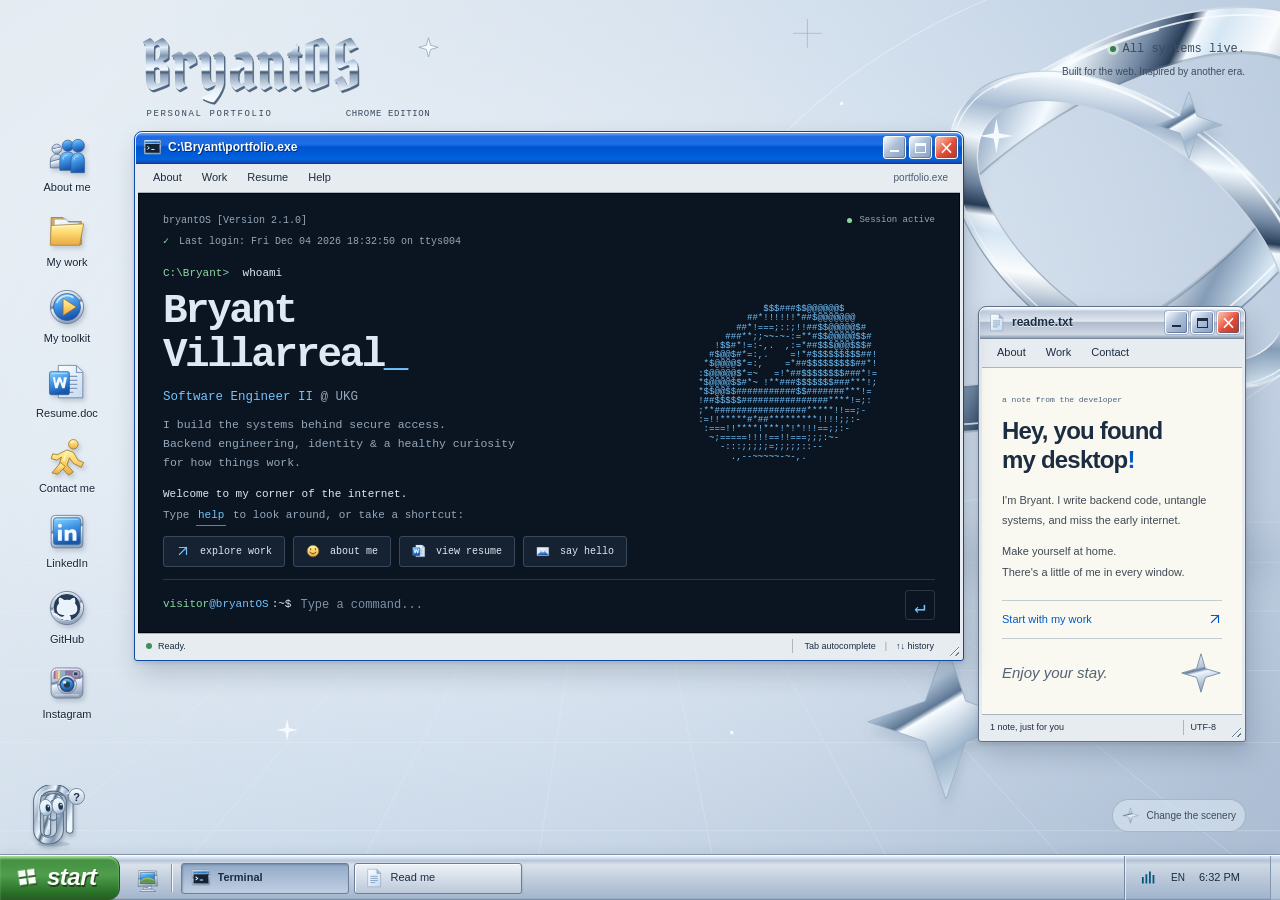
<file: index.html>
<!DOCTYPE html>
<html lang="en" data-wallpaper="chrome">
<head>
    <meta charset="UTF-8">
    <meta name="viewport" content="width=device-width, initial-scale=1.0, viewport-fit=cover">
    <meta name="color-scheme" content="light">
    <meta name="theme-color" content="#cedae8">
    <title>Bryant Villarreal — Backend Software Engineer</title>
    <meta name="description" content="A little nostalgia. A lot of engineering. Explore Bryant Villarreal's interactive desktop portfolio: backend systems, authentication security, and enterprise SSO at UKG.">
    <link rel="canonical" href="https://bryantvilla.com/">
    <meta property="og:url" content="https://bryantvilla.com/">
    <meta property="og:type" content="website">
    <meta property="og:title" content="Bryant Villarreal — Backend Software Engineer">
    <meta property="og:description" content="A lot of engineering with a sprinkle of nostalgia. Step inside my interactive desktop portfolio.">
    <meta property="og:image" content="https://bryantvilla.com/assets/img/entrance.png">
    <meta property="og:image:width" content="1200">
    <meta property="og:image:height" content="630">
    <meta property="og:image:alt" content="Bryant's chrome desktop with an interactive portfolio terminal">
    <meta name="twitter:card" content="summary_large_image">
    <meta name="twitter:title" content="Bryant Villarreal — Backend Software Engineer">
    <meta name="twitter:description" content="A lot of engineering with a sprinkle of nostalgia. Step inside my interactive desktop portfolio.">
    <meta name="twitter:image" content="https://bryantvilla.com/assets/img/entrance.png">
    <meta name="twitter:image:alt" content="Bryant's chrome desktop with an interactive portfolio terminal">
    <link rel="icon" href="assets/img/favicon.svg?v=ccf17a8dc69d" type="image/svg+xml">
    <link rel="stylesheet" href="assets/css/styles.css?v=2df1771428c0">
    <link rel="stylesheet" href="assets/css/navigation-guard.css?v=196834fdefd8">
    <link rel="stylesheet" href="assets/css/desktop-assistant.css?v=95386eba6973">
    <script src="assets/js/navigation-guard.js?v=2d96684858e7" defer></script>
    <script src="assets/js/desktop-icons.js?v=5f504b8fa0a8" defer></script>
    <script src="assets/js/desktop-assistant.js?v=7c376fbdc86c" defer></script>
    <script type="application/ld+json">
    {
      "@context": "https://schema.org",
      "@graph": [
        {
          "@type": "WebSite",
          "@id": "https://bryantvilla.com/#website",
          "url": "https://bryantvilla.com/",
          "name": "Bryant Villarreal — Portfolio",
          "publisher": {
            "@id": "https://bryantvilla.com/#person"
          }
        },
        {
          "@type": "Person",
          "@id": "https://bryantvilla.com/#person",
          "name": "Bryant Villarreal",
          "url": "https://bryantvilla.com/",
          "jobTitle": "Software Engineer II",
          "worksFor": {
            "@type": "Organization",
            "name": "UKG"
          },
          "alumniOf": {
            "@type": "EducationalOrganization",
            "name": "Florida International University"
          },
          "sameAs": [
            "https://www.linkedin.com/in/bryant-villarreal/",
            "https://github.com/bryantvilla",
            "https://www.instagram.com/bryant.pdf/"
          ],
          "knowsAbout": [
            "Backend Engineering",
            "Distributed Systems",
            "Identity & Access Management (IAM)",
            "Enterprise SSO",
            "OAuth 2.0",
            "SAML 2.0",
            "OpenID Connect",
            "Java",
            "Spring Boot",
            "Python",
            "Kafka",
            "PostgreSQL",
            "Docker",
            "REST APIs"
          ],
          "image": "https://bryantvilla.com/assets/img/entrance.png"
        }
      ]
    }
    </script>
    <script src="assets/js/main.js?v=75588e9a116b" defer></script>
</head>
<body>
    <a class="skip-link" href="#terminal" data-open="terminal">Skip to terminal</a>
    <svg class="svg-definitions" xmlns="http://www.w3.org/2000/svg" aria-hidden="true">
        <defs>
            <linearGradient id="icon-metal" x2=".25" y2="1"><stop stop-color="#fbfdff"/><stop offset=".44" stop-color="#b5c4d7"/><stop offset=".5" stop-color="#6a7c99"/><stop offset=".57" stop-color="#edf5ff"/><stop offset="1" stop-color="#94a4bb"/></linearGradient>
            <linearGradient id="icon-blue" x2=".3" y2="1"><stop stop-color="#91d9fc"/><stop offset=".45" stop-color="#459aeb"/><stop offset="1" stop-color="#1756ac"/></linearGradient>
            <linearGradient id="icon-folder" x2="0" y2="1"><stop stop-color="#fff3a2"/><stop offset=".4" stop-color="#ffd973"/><stop offset="1" stop-color="#e6a843"/></linearGradient>
            <linearGradient id="icon-paper" x2=".7" y2="1"><stop stop-color="#fcfeff"/><stop offset="1" stop-color="#ccdef1"/></linearGradient>
            <radialGradient id="icon-disc" cx=".3" cy=".25"><stop stop-color="#fafcff"/><stop offset=".34" stop-color="#c4dfef"/><stop offset=".55" stop-color="#8c93ae"/><stop offset=".72" stop-color="#edf1ff"/><stop offset="1" stop-color="#8cabc1"/></radialGradient>
            <symbol id="icon-computer" viewBox="0 0 48 48">
                <path d="M17 34h13l2 7H14z" fill="url(#icon-metal)" stroke="#61748e"/>
                <path d="m6 3 35 1 2 30-39 1z" fill="url(#icon-metal)" stroke="#526986"/>
                <path d="M9 7h28l1 22H8z" fill="url(#icon-blue)" stroke="#465c78"/>
                <path d="M9 23q12-12 28-2v7H9z" fill="#8bb967"/><path d="M9 25q14-8 28-1v4H9z" fill="#62954e"/>
                <path d="M11 9h23" stroke="#d2eeff" opacity=".7"/><path d="m12 41 22-1 6 5H8z" fill="url(#icon-metal)" stroke="#61748e"/>
                <path d="M33 32h4" stroke="#a0f496" stroke-width="2"/>
            </symbol>
            <symbol id="icon-folder-shape" viewBox="0 0 48 48">
                <path d="M4 12V7h15l5 5h18v29H4z" fill="#d9aa53" stroke="#9b742e"/>
                <path d="M8 15V9h15l3 4h13v24H8z" fill="url(#icon-paper)" stroke="#a1adbb"/>
                <path d="m4 17 41-2-5 27H3z" fill="url(#icon-folder)" stroke="#a78038"/>
                <path d="m5 19 37-2" fill="none" stroke="#fff9ce"/>
            </symbol>
            <symbol id="icon-clip" viewBox="0 0 80 100">
                <defs><linearGradient id="clip-metal" x1="0" y1="0" x2="1" y2=".6"><stop stop-color="#f6fbff"/><stop offset=".22" stop-color="#a3b7ce"/><stop offset=".42" stop-color="#eff7ff"/><stop offset=".49" stop-color="#526981"/><stop offset=".57" stop-color="#e1eefa"/><stop offset=".79" stop-color="#7d94af"/><stop offset="1" stop-color="#f0f8ff"/></linearGradient><linearGradient id="clip-eye" x2=".3" y2="1"><stop stop-color="#f6fbff"/><stop offset=".68" stop-color="#dcebf8"/><stop offset="1" stop-color="#9cb4cf"/></linearGradient></defs>
                <ellipse cx="41" cy="92" rx="25" ry="4" fill="#526c89" opacity=".2"/>
                <path d="M31 74V29c0-14 20-14 20 0v40c0 24-36 24-36 0V26C15-3 66-3 66 26v44" fill="none" stroke="#526982" stroke-width="12" stroke-linecap="round"/>
                <path d="M31 74V29c0-14 20-14 20 0v40c0 24-36 24-36 0V26C15-3 66-3 66 26v44" fill="none" stroke="url(#clip-metal)" stroke-width="9" stroke-linecap="round"/>
                <path d="M18 55V26C18 12 29 7 40 7M34 69V32" fill="none" stroke="#f2f9ff" stroke-width="1.5" stroke-linecap="round" opacity=".9"/>
                <g transform="rotate(-8 39 35)"><ellipse cx="29" cy="34" rx="10" ry="13" fill="url(#clip-eye)" stroke="#6c839e" stroke-width="1.3"/><ellipse cx="49" cy="34" rx="10" ry="13" fill="url(#clip-eye)" stroke="#6c839e" stroke-width="1.3"/><ellipse cx="32" cy="35" rx="3.6" ry="5.6" fill="#203750"/><ellipse cx="52" cy="35" rx="3.6" ry="5.6" fill="#203750"/><circle cx="33" cy="32.5" r="1.3" fill="#eef7ff"/><circle cx="53" cy="32.5" r="1.3" fill="#eef7ff"/></g>
                <path d="m22 17 13-3m9-1 12 3M34 53q7 5 13-1" fill="none" stroke="#617b97" stroke-width="2.3" stroke-linecap="round"/>
                <path d="m67 4 2 7 7 2-7 2-2 7-2-7-7-2 7-2Z" fill="#f3faff" stroke="#9bb1ca" stroke-width=".7"/>
            </symbol>
            <symbol id="icon-terminal" viewBox="0 0 48 48">
                <rect x="3" y="5" width="42" height="36" rx="2" fill="url(#icon-metal)" stroke="#667997"/>
                <path d="M5 7h38v6H5z" fill="url(#icon-blue)"/><path d="M6 15h36v22H6z" fill="#122334"/>
                <path d="m11 21 5 4-5 4m10 0h8" fill="none" stroke="#d8edff" stroke-width="2.5"/>
                <path d="M37 10h4" stroke="#e5f4fc"/>
            </symbol>
            <symbol id="icon-document" viewBox="0 0 48 48">
                <path d="M9 3h22l9 9v33H9z" fill="url(#icon-paper)" stroke="#7286a1"/>
                <path d="M31 3v10h9" fill="#9bb9de" stroke="#7286a1"/>
                <path d="M15 20h18M15 25h18M15 30h18M15 35h12" stroke="#7c9bbf" stroke-width="2"/>
                <path d="M12 4v39" stroke="#f6fbff"/>
            </symbol>
            <symbol id="icon-disc-shape" viewBox="0 0 48 48">
                <circle cx="24" cy="24" r="21" fill="url(#icon-disc)" stroke="#7486a0"/>
                <path d="m10 10 11 11M27 27l12 11" stroke="#f5e2f9" stroke-width="6" opacity=".6"/>
                <path d="m7 16 14 7m7 3 14 7" stroke="#e3fffe" stroke-width="4" opacity=".8"/>
                <circle cx="24" cy="24" r="7" fill="#a9bed1" stroke="#eaf4fc"/><circle cx="24" cy="24" r="3" fill="#e8f1f9" stroke="#8a9aad"/>
            </symbol>
            <symbol id="icon-mail" viewBox="0 0 48 48">
                <path d="M3 12h41v28H3z" fill="url(#icon-paper)" stroke="#617c9e"/>
                <path d="m4 38 16-15h8l15 15" fill="url(#icon-blue)" stroke="#6386b1"/>
                <path d="m3 12 21 18 20-18" fill="url(#icon-paper)" stroke="#617c9e"/>
                <path d="m5 13 19 14 18-14" fill="none" stroke="#f8fcff"/>
            </symbol>
            <symbol id="icon-myspace" viewBox="0 0 48 48">
                <path d="M3 39v-9c0-5 4-8 8-8s8 3 8 8v9z" fill="url(#icon-metal)" stroke="#536f98"/>
                <circle cx="11" cy="15" r="6" fill="url(#icon-metal)" stroke="#536f98"/>
                <path d="M15 42V29c0-6 4-10 10-10s10 4 10 10v13z" fill="url(#icon-blue)" stroke="#315e9d"/>
                <circle cx="25" cy="11" r="7" fill="url(#icon-blue)" stroke="#315e9d"/>
                <path d="M29 45V30c0-6 4-10 9-10s8 4 8 10v15z" fill="url(#icon-blue)" stroke="#315e9d"/>
                <circle cx="38" cy="11" r="8" fill="url(#icon-blue)" stroke="#315e9d"/>
                <path d="M33 29c0-3 2-5 5-5M19 28c0-3 2-5 5-5" fill="none" stroke="#c6eaff" stroke-linecap="round"/>
            </symbol>
            <symbol id="icon-aim" viewBox="0 0 48 48">
                <circle cx="32" cy="8" r="6" fill="url(#icon-folder)" stroke="#967022"/>
                <path d="m24 15 8 3 6 10 7 3-3 6-10-5-5-7-3 9 8 9-6 4-12-13 3-10-6 4-7-2 2-6 6 1z" fill="url(#icon-folder)" stroke="#967022" stroke-linejoin="round"/>
                <path d="m16 31 6 5-10 10-7-2z" fill="url(#icon-folder)" stroke="#967022" stroke-linejoin="round"/>
                <path d="m23 18-3 10m9-23 3-1" stroke="#fff4bc" stroke-width="2" stroke-linecap="round"/>
            </symbol>
            <symbol id="icon-word" viewBox="0 0 48 48">
                <path d="M13 3h23l8 8v33H13z" fill="url(#icon-paper)" stroke="#607c9f"/>
                <path d="M36 3v9h8M20 17h17M20 22h17M20 27h17M20 32h17M20 37h12" fill="none" stroke="#7e9cbf" stroke-width="1.5"/>
                <rect x="2" y="11" width="25" height="29" rx="2" fill="url(#icon-blue)" stroke="#315e9d"/>
                <path d="m6 18 3 14h3l3-9 3 9h3l3-14h-4l-1 8-3-8h-3l-3 8-1-8z" fill="#f3f8fd"/>
                <path d="M5 13h19" stroke="#c6eaff"/>
            </symbol>
            <symbol id="icon-linkedin" viewBox="0 0 48 48">
                <rect x="4" y="3" width="40" height="41" rx="5" fill="url(#icon-metal)" stroke="#61748e"/>
                <rect x="7" y="6" width="34" height="34" rx="3" fill="url(#icon-blue)" stroke="#3c74a9"/>
                <path d="M10 8h28" stroke="#c9edff" opacity=".8"/>
                <circle cx="15" cy="16" r="2.5" fill="#f5faff"/>
                <path d="M12.5 21h5v14h-5zM21 21h5v2c1-2 3-2.5 4.5-2.5 4 0 5.5 2.5 5.5 6V35h-5v-8c0-1.5-.5-2.5-2-2.5s-3 1-3 3V35h-5z" fill="#f5faff"/>
            </symbol>
            <symbol id="icon-github" viewBox="0 0 48 48">
                <circle cx="24" cy="24" r="21" fill="url(#icon-metal)" stroke="#61748e"/>
                <circle cx="24" cy="23" r="17.5" fill="#263b54" stroke="#e3effb"/>
                <path d="M14 18c-1-3-.5-6 .5-7 3 0 5 2 6 3a20 20 0 0 1 7 0c1-1 3-3 6-3 1 2 1.5 4 .5 7 2 2 3 4 3 7 0 6-4 8-10 8 2 1 2 3 2 6H19c0-3 0-5 2-6-6 0-10-2-10-8 0-3 1-5 3-7Z" fill="#eaf3fc"/>
                <path d="M20 36c-7 3-8-5-12-4" fill="none" stroke="#eaf3fc" stroke-width="3" stroke-linecap="round"/>
                <path d="M11 10c6-5 17-6 25 0" fill="none" stroke="#f5faff" opacity=".6"/>
            </symbol>
            <symbol id="icon-instagram" viewBox="0 0 48 48">
                <rect x="4" y="5" width="40" height="38" rx="7" fill="url(#icon-metal)" stroke="#61748e"/>
                <path d="M11 8h26a4 4 0 0 1 4 4v7H7v-7a4 4 0 0 1 4-4Z" fill="#8c769d"/>
                <path d="M11 8v11" stroke="#e5a59d" stroke-width="3"/><path d="M14 8v11" stroke="#e9d7a2" stroke-width="3"/><path d="M17 8v11" stroke="#94bdad" stroke-width="3"/><path d="M20 8v11" stroke="#89b7d7" stroke-width="3"/>
                <rect x="32" y="10" width="6" height="5" rx="1" fill="#273e57" stroke="#d9e8f5"/>
                <circle cx="24" cy="26" r="12" fill="url(#icon-metal)" stroke="#71869e"/>
                <circle cx="24" cy="26" r="8.5" fill="url(#icon-blue)" stroke="#324e72" stroke-width="2"/>
                <circle cx="24" cy="26" r="4" fill="#273e57"/><circle cx="21" cy="23" r="2" fill="#dcf4ff"/>
                <path d="M9 39h30" stroke="#f5faff" opacity=".8"/>
            </symbol>
            <symbol id="icon-media-player" viewBox="0 0 48 48"><circle cx="24" cy="24" r="21" fill="url(#icon-metal)" stroke="#61748e"/><circle cx="24" cy="24" r="17" fill="url(#icon-blue)" stroke="#315e9d"/><path d="M19 13 36 24 19 35z" fill="url(#icon-folder)" stroke="#986629"/><path d="M11 19a14 14 0 0 1 21-7" fill="none" stroke="#e7f6ff" stroke-width="2" opacity=".8"/></symbol>
            <symbol id="icon-smile" viewBox="0 0 24 24"><circle cx="12" cy="12" r="10" fill="url(#icon-folder)" stroke="#886529" stroke-width="1.2"/><path d="M8 8v2m8-2v2M7 14q5 6 10 0" fill="none" stroke="#614d2b" stroke-width="1.7" stroke-linecap="round"/><path d="M6 6q3-3 7-2" fill="none" stroke="#fff3bf" stroke-linecap="round"/></symbol>
            <symbol id="icon-arrow-up-right" viewBox="0 0 24 24"><path d="M6 18 18 6M6 6h12v12" fill="none" stroke="currentColor" stroke-width="2" stroke-linecap="square"/></symbol>
            <symbol id="icon-play" viewBox="0 0 24 24"><path d="m8 4 13 8-13 8z" fill="currentColor"/></symbol>
            <symbol id="icon-pause" viewBox="0 0 24 24"><path d="M6 4h4v16H6zm8 0h4v16h-4z" fill="currentColor"/></symbol>
            <symbol id="icon-previous" viewBox="0 0 24 24"><path d="M4 5h3v14H4zm15 0L8 12l11 7z" fill="currentColor"/></symbol>
            <symbol id="icon-next" viewBox="0 0 24 24"><path d="M17 5h3v14h-3zM5 5l11 7-11 7z" fill="currentColor"/></symbol>
            <symbol id="icon-security" viewBox="0 0 48 48"><path d="M24 3 6 10v13c0 11 18 22 18 22s18-11 18-22V10z" fill="url(#icon-blue)" stroke="#315e9d"/><rect x="16" y="20" width="16" height="14" rx="2" fill="url(#icon-folder)" stroke="#967022"/><path d="M19 20v-5a5 5 0 0 1 10 0v5" fill="none" stroke="#f1f7fc" stroke-width="3"/><path d="M24 25v4" stroke="#806129" stroke-width="2"/></symbol>
            <symbol id="icon-certificate" viewBox="0 0 48 48"><path d="M7 4h32v32H7z" fill="url(#icon-paper)" stroke="#7286a1"/><path d="M12 10h22M12 15h17M12 20h20" stroke="#7c9bbf" stroke-width="2"/><path d="m27 29-4 16 8-5 7 4-3-16" fill="url(#icon-blue)" stroke="#315e9d"/><circle cx="30" cy="28" r="8" fill="url(#icon-folder)" stroke="#967022"/><path d="m27 28 2 2 4-4" fill="none" stroke="#806129" stroke-width="2"/></symbol>
            <symbol id="icon-star" viewBox="0 0 48 48"><path d="m24 2 5 17 17 5-17 5-5 17-5-17L2 24l17-5z" fill="url(#icon-metal)" stroke="#7188a5"/></symbol>
            <symbol id="icon-grid" viewBox="0 0 24 24"><path d="M3 4h8v7H3zm10 0h8v7h-8zM3 13h8v7H3zm10 0h8v7h-8z" fill="currentColor"/></symbol>
        </defs>
    </svg>

    <main class="desktop" id="desktop" aria-label="Bryant's portfolio desktop">
        <div class="desktop-wallpaper" aria-hidden="true"></div>
        <header class="desktop-header">
            <a class="brand" href="#terminal" data-open="terminal" aria-label="bryantOS home terminal">
                <img class="chrome-wordmark" src="assets/img/bryantos-wordmark.svg?v=4aca30025c7a" width="410" height="108" alt="BryantOS">
                <span class="brand-caption">PERSONAL PORTFOLIO <span>CHROME EDITION</span></span>
            </a>
            <div class="desktop-meta"><span class="online-label"><i></i> All systems live.</span><span>Built for the web. Inspired by another era.</span></div>
        </header>

        <nav class="desktop-shortcuts" aria-label="Desktop shortcuts">
            <a href="#about" data-open="about" class="desktop-icon"><svg aria-hidden="true"><use href="#icon-myspace"/></svg><span>About me</span></a>
            <a href="#work" data-open="work" class="desktop-icon"><svg aria-hidden="true"><use href="#icon-folder-shape"/></svg><span>My work</span></a>
            <a href="#skills" data-open="skills" class="desktop-icon"><svg aria-hidden="true"><use href="#icon-media-player"/></svg><span>My toolkit</span></a>
            <a href="#resume" data-open="resume" class="desktop-icon"><svg aria-hidden="true"><use href="#icon-word"/></svg><span>Resume.doc</span></a>
            <a href="#contact" data-open="contact" class="desktop-icon"><svg aria-hidden="true"><use href="#icon-aim"/></svg><span>Contact me</span></a>
            <a href="https://www.linkedin.com/in/bryant-villarreal/" target="_blank" rel="noopener noreferrer" class="desktop-icon" aria-label="LinkedIn (opens in a new tab)"><svg aria-hidden="true"><use href="#icon-linkedin"/></svg><span>LinkedIn</span></a>
            <a href="https://github.com/bryantvilla" target="_blank" rel="noopener noreferrer" class="desktop-icon" aria-label="GitHub (opens in a new tab)"><svg aria-hidden="true"><use href="#icon-github"/></svg><span>GitHub</span></a>
            <a href="https://www.instagram.com/bryant.pdf/" target="_blank" rel="noopener noreferrer" class="desktop-icon" aria-label="Instagram (opens in a new tab)"><svg aria-hidden="true"><use href="#icon-instagram"/></svg><span>Instagram</span></a>
        </nav>

        <section class="os-window terminal-window" id="terminal" data-window="terminal" data-title="Terminal" data-icon="terminal" aria-labelledby="terminal-window-title">
            <div class="title-bar"><h2 id="terminal-window-title"><svg aria-hidden="true"><use href="#icon-terminal"/></svg> C:&#92;Bryant&#92;portfolio.exe</h2><div class="window-controls"></div></div>
            <nav class="window-menu terminal-menu" aria-label="Terminal shortcuts"><a href="#about" data-open="about">About</a><a href="#work" data-open="work">Work</a><a href="#resume" data-open="resume">Resume</a><button type="button" data-command="help" class="js-only">Help</button><span class="menu-right">portfolio.exe</span></nav>
            <div class="terminal-screen">
                <div class="terminal-transcript" id="terminal-screen" tabindex="0" aria-label="Terminal output and introduction">
                <div class="terminal-welcome" id="terminal-welcome">
                    <div class="terminal-system-line"><span>bryantOS [Version 2.1.0]</span><span class="terminal-live"><i></i> Session active</span></div>
                    <p class="boot-line" hidden><span>✓</span> Last login: <time id="last-login"></time> on ttys004</p>
                    <div class="terminal-intro">
                        <div class="terminal-identity">
                            <p class="command-echo"><span>C:&#92;Bryant&gt;</span> whoami</p>
                            <div class="intro-heading"><h1>Bryant<br>Villarreal<span class="heading-cursor" aria-hidden="true">_</span></h1></div>
                            <p class="terminal-role">Software Engineer II <span>@ UKG</span></p>
                            <p class="terminal-bio">I build the systems behind secure access.<br>Backend engineering, identity &amp; a healthy curiosity<br class="desktop-break"> for how things work.</p>
                        </div>
                        <div class="terminal-art"><pre class="terminal-donut" id="terminal-donut" role="img" aria-label="Rotating 3D ASCII Donut" title="Click and drag to spin">                                        
                                        
                                        
                               
                ###*###      
             #**!===;=!*###   
          *#**!!=;;;~:;!*##  
         #*!;:-,,,-,:=*## 
       !#*!=~,.    .;**##=
      !*=:,      ;!####!
      #*=,     :!###*!
     !#*!  !**###**=
     !####*!!:
     ;*#####***=; 
     :=**#####**!*!=;  
      ;!***###############*****!!=;:   
       ;=!!!*****#******!****!!==;:-    
        -;;=!=!!*!*!!*!!!!===;;:-,      
          -::;;;;=======;;;:~~-.        
             ,--~~~::~~~--.             </pre><span class="terminal-art-caption" id="donut-caption" aria-hidden="true"></span></div>
                    </div>
                    <div class="terminal-guidance"><p>Welcome to my corner of the internet.</p><p>Type <button type="button" data-command="help" class="inline-command js-only">help</button><span class="no-js-only">a command</span> to look around, or take a shortcut:</p></div>
                    <div class="command-shortcuts"><a href="#work" data-open="work"><svg class="ui-glyph" aria-hidden="true"><use href="#icon-arrow-up-right"/></svg> explore work</a><a href="#about" data-open="about"><svg class="ui-glyph" aria-hidden="true"><use href="#icon-smile"/></svg> about me</a><a href="#resume" data-open="resume"><svg class="ui-glyph" aria-hidden="true"><use href="#icon-word"/></svg> view resume</a><a href="#contact" data-open="contact"><svg class="ui-glyph" aria-hidden="true"><use href="#icon-mail"/></svg> say hello</a></div>
                </div>
                <div id="terminal-output" class="terminal-output" role="log" aria-label="Command results" aria-live="polite" aria-relevant="additions"></div>
                </div>
                <form class="terminal-form js-only" id="terminal-form" autocomplete="off">
                    <label for="terminal-input"><span class="prompt-user">visitor</span><span class="prompt-location">@bryantOS</span><span class="prompt-symbol">:~$</span></label>
                    <input id="terminal-input" name="command" type="text" maxlength="240" spellcheck="false" autocapitalize="off" autocomplete="off" autocorrect="off" aria-label="Terminal command" aria-describedby="terminal-hint" placeholder="Type a command..." enterkeyhint="send">
                    <button type="submit" class="terminal-submit" aria-label="Run command">↵</button>
                </form>
            </div>
            <div class="window-status terminal-status"><span><i class="status-led"></i> Ready.</span><span id="terminal-hint">Tab autocomplete <span class="status-separator">|</span> ↑↓ history</span></div>
        </section>

        <section class="os-window readme-window" id="readme" data-window="readme" data-title="Read me" data-icon="document" aria-labelledby="readme-window-title">
            <div class="title-bar"><h2 id="readme-window-title"><svg aria-hidden="true"><use href="#icon-document"/></svg> readme.txt</h2><div class="window-controls"></div></div>
            <nav class="window-menu" aria-label="Read me shortcuts"><a href="#about" data-open="about">About</a><a href="#work" data-open="work">Work</a><a href="#contact" data-open="contact">Contact</a></nav>
            <div class="readme-body"><span class="readme-stamp">a note from the developer</span><h2>Hey, you found<br>my desktop<span>!</span></h2><p>I'm Bryant. I write backend code, untangle systems, and miss the early internet.</p><p>Make yourself at home.<br>There's a little of me in every window.</p><a href="#work" data-open="work" class="readme-link">Start with my work <svg class="ui-glyph external-arrow" aria-hidden="true"><use href="#icon-arrow-up-right"/></svg></a><div class="readme-signature"><span>Enjoy your stay.</span><svg aria-hidden="true"><use href="#icon-star"/></svg></div></div>
            <div class="window-status"><span>1 note, just for you</span><span>UTF-8</span></div>
        </section>

        <section class="os-window content-window about-window" id="about" data-window="about" data-title="About me" data-icon="myspace" aria-labelledby="about-window-title">
            <div class="title-bar"><h2 id="about-window-title"><svg aria-hidden="true"><use href="#icon-myspace"/></svg> Bryant's profile · Myspace</h2><div class="window-controls"></div></div>
            <div class="explorer-address"><span>Address</span><span>bryantvilla.com/#about</span><svg aria-hidden="true"><use href="#icon-myspace"/></svg></div>
            <div class="window-body myspace-page">
                <header class="myspace-header"><div class="myspace-brand"><svg aria-hidden="true"><use href="#icon-myspace"/></svg><span>myspace<small>a place for my corner of the internet.</small></span></div><span class="myspace-edition">bryantOS edition</span></header>
                <nav class="myspace-nav" aria-label="Profile shortcuts"><a href="#terminal" data-open="terminal">Home</a><a href="#work" data-open="work">My work</a><a href="#resume" data-open="resume">Resume</a><a href="#contact" data-open="contact">Send a message</a></nav>
                <div class="myspace-layout">
                    <aside class="myspace-sidebar" aria-label="Bryant's profile details">
                        <div class="myspace-profile"><h2>Bryant Villarreal</h2><p class="profile-quote">“Curious about systems.<br>Serious about the details.”</p><div class="profile-photo-row"><img src="assets/img/about.jpg" width="1000" height="726" alt="Bryant Villarreal" loading="lazy"><div><strong>Software Engineer II</strong><span>UKG</span><span>Miami, FL</span><a href="#contact" data-open="contact"><i class="status-led"></i> Say hello!</a></div></div><p class="profile-mood"><strong>Mood:</strong> curious <svg class="ui-glyph smile-glyph" aria-hidden="true"><use href="#icon-smile"/></svg></p></div>
                        <section class="myspace-panel"><h3>Contacting Bryant</h3><div class="profile-contact"><a href="#contact" data-open="contact"><svg aria-hidden="true"><use href="#icon-aim"/></svg>Send message</a><a href="#resume" data-open="resume"><svg aria-hidden="true"><use href="#icon-word"/></svg>View resume</a><a href="https://www.linkedin.com/in/bryant-villarreal/" target="_blank" rel="noopener noreferrer"><svg aria-hidden="true"><use href="#icon-linkedin"/></svg>LinkedIn <svg class="ui-glyph external-arrow" aria-hidden="true"><use href="#icon-arrow-up-right"/></svg></a><a href="https://github.com/bryantvilla" target="_blank" rel="noopener noreferrer"><svg aria-hidden="true"><use href="#icon-github"/></svg>GitHub <svg class="ui-glyph external-arrow" aria-hidden="true"><use href="#icon-arrow-up-right"/></svg></a></div></section>
                        <section class="myspace-panel"><h3>Bryant's interests</h3><dl class="profile-interests"><div><dt>General</dt><dd>Backend systems, security, figuring out how things work.</dd></div><div><dt>Currently</dt><dd>Identity &amp; access management at UKG.</dd></div><div><dt>Soft spot</dt><dd>The early internet. You might have noticed.</dd></div></dl></section>
                    </aside>
                    <div class="myspace-main">
                        <div class="profile-intro-banner">A foundation in CS. A focus on real systems.</div>
                        <section class="myspace-blurbs"><h3>Bryant's blurbs</h3><h4>About me:</h4><p>I'm Bryant Villarreal, a Software Engineer II at UKG. Identity and access management brings together the parts of engineering I care about: security, backend systems, and the details that make them work together.</p><p>My academic background includes software security, computer networking, and operating systems. This desktop probably gives that last one away.</p><h4>Who I'd like to meet:</h4><p>People building AI products and large-scale systems. I'm interested in backend and platform engineering roles, and always happy to talk about the work.</p></section>
                        <section class="myspace-panel profile-history"><h3>Bryant's experience</h3><ol class="experience-list"><li><div><strong>Software Engineer II</strong><span>UKG · Identity &amp; Access Management</span></div><span>Jan 2025 → present</span></li><li><div><strong>Associate Software Engineer</strong><span>UKG</span></div><span>May 2023 → Dec 2024</span></li><li><div><strong>Joined UKG</strong><span>The beginning of my professional journey</span></div><span>Sep 2022</span></li></ol><a href="#work" data-open="work">View my engineering contributions →</a></section>
                        <section class="myspace-panel profile-history"><h3>Bryant's schools</h3><dl class="education-list"><div><dt>M.S. in Computer Science</dt><dd>Florida International University · December 2025</dd></div><div><dt>B.S. in Computer Science</dt><dd>Florida International University · May 2022<br>Magna cum laude · GPA 3.71</dd></div></dl></section>
                    </div>
                </div><footer class="myspace-footer">Thanks for stopping by my space.</footer>
            </div><div class="window-status"><span><i class="status-led"></i> Profile loaded</span><span>Always learning.</span></div>
        </section>

        <section class="os-window content-window work-window" id="work" data-window="work" data-title="My work" data-icon="folder-shape" aria-labelledby="work-window-title">
            <div class="title-bar"><h2 id="work-window-title"><svg aria-hidden="true"><use href="#icon-folder-shape"/></svg> My work · Windows Explorer</h2><div class="window-controls"></div></div>
            <nav class="explorer-toolbar" aria-label="Work shortcuts"><a href="#about" data-open="about"><svg aria-hidden="true"><use href="#icon-myspace"/></svg><span>About Bryant</span></a><a href="#resume" data-open="resume"><svg aria-hidden="true"><use href="#icon-word"/></svg><span>Resume</span></a><a href="#archive" data-open="archive"><svg aria-hidden="true"><use href="#icon-folder-shape"/></svg><span>Archive</span></a><span class="explorer-view-label">Details view</span></nav>
            <div class="explorer-address"><span>Address</span><span>C:&#92;Bryant&#92;My work&#92;UKG</span></div>
            <div class="window-body work-explorer">
                <aside class="explorer-tasks" aria-label="Work navigation">
                    <section class="explorer-task-group"><h3>Engineering tasks</h3><div><a href="#authentication-security" data-work-topic="authentication-security"><svg aria-hidden="true"><use href="#icon-security"/></svg>Access controls</a><a href="#enterprise-sso" data-work-topic="enterprise-sso"><svg aria-hidden="true"><use href="#icon-certificate"/></svg>Certificate rotation</a><button type="button" class="js-only" id="work-expand-all">Expand all contributions</button><button type="button" class="js-only" id="work-collapse-all">Collapse all</button></div></section>
                    <section class="explorer-task-group"><h3>Other places</h3><div><a href="#skills" data-open="skills"><svg aria-hidden="true"><use href="#icon-media-player"/></svg>My toolkit</a><a href="#contact" data-open="contact"><svg aria-hidden="true"><use href="#icon-aim"/></svg>Contact Bryant</a></div></section>
                    <section class="explorer-task-group explorer-folder-details"><h3>Details</h3><div><strong>UKG</strong><span>Software Engineer II</span><span>Identity &amp; Access Management</span><span>Joined September 2022</span></div></section>
                </aside>
                <div class="work-files">
                    <header class="work-directory-header"><svg aria-hidden="true"><use href="#icon-folder-shape"/></svg><div><h2>Engineering trust.</h2><p>Backend &amp; platform engineering at UKG</p></div></header>
                    <p class="work-directory-note">Selected contributions to the authentication and identity systems that enterprise applications depend on. Open a file to read the story.</p>
                    <div class="work-list-heading" aria-hidden="true"><span>Name</span><span>Contribution file</span></div>
                    <details class="work-item" id="authentication-security"><summary><svg class="work-file-icon" aria-hidden="true"><use href="#icon-security"/></svg><span><small>01 · Authentication security</small><strong>Strengthening access controls</strong><span>Request trust · Access policies</span></span><span class="expand-sign" aria-hidden="true">+</span></summary><div class="work-detail"><h3>The problem</h3><p>IP-based access policies depend on trustworthy request context. The authentication layer needs to apply those policies consistently.</p><h3>My contribution</h3><p>At UKG, I contributed to security improvements around IP-based access controls in enterprise authentication flows, with a focus on the boundary between incoming requests and access decisions.</p><p class="work-focus"><strong>Engineering focus:</strong> Request trust, policy enforcement, and authentication security.</p></div></details>
                    <details class="work-item" id="enterprise-sso"><summary><svg class="work-file-icon" aria-hidden="true"><use href="#icon-certificate"/></svg><span><small>02 · Enterprise single sign-on</small><strong>Making certificate rotation smoother</strong><span>SAML · Auth0 · Kafka · Java</span></span><span class="expand-sign" aria-hidden="true">+</span></summary><div class="work-detail"><h3>The problem</h3><p>Enterprise SSO needs to keep working while certificates change. Supporting certificate overlap also requires validation and coordinated updates across services.</p><h3>My contribution</h3><p>I contributed to SAML multi-certificate support across Auth0 integration, database migrations, and Kafka events. The work included CA-signed certificate validation and resilience handling to support uninterrupted certificate rotation.</p><p class="work-focus"><strong>Engineering focus:</strong> Service coordination, certificate validation, and continuity during change.</p></div></details>
                    <div class="work-folder-footer"><svg aria-hidden="true"><use href="#icon-document"/></svg><span>More of the story in my <a href="#resume" data-open="resume">resume</a>.</span></div>
                </div>
            </div><div class="window-status"><span>2 contribution files</span><span>UKG · 2022 → present</span></div>
        </section>

        <section class="os-window content-window toolkit-window" id="skills" data-window="skills" data-title="My toolkit" data-icon="media-player" aria-labelledby="skills-window-title">
            <div class="title-bar"><h2 id="skills-window-title"><svg aria-hidden="true"><use href="#icon-media-player"/></svg> My toolkit · Windows Media Player</h2><div class="window-controls"></div></div>
            <nav class="window-menu player-menu" aria-label="Toolkit shortcuts"><a href="#toolkit-backend" data-collection="toolkit-backend">Media Library</a><a href="#work" data-open="work">My work</a><a href="#resume" data-open="resume">Resume</a><span class="menu-right">bryantOS player</span></nav>
            <div class="window-body media-player">
                <nav class="player-library" aria-label="Toolkit collections"><div class="player-library-heading"><svg aria-hidden="true"><use href="#icon-media-player"/></svg><span>Media Library<small>My toolkit</small></span></div><a href="#toolkit-backend" data-collection="toolkit-backend" aria-current="true"><span class="collection-number">01</span><span>Backend &amp; identity</span></a><a href="#toolkit-delivery" data-collection="toolkit-delivery"><span class="collection-number">02</span><span>Testing &amp; delivery</span></a><a href="#toolkit-ai" data-collection="toolkit-ai"><span class="collection-number">03</span><span>AI workflow</span></a><a href="#toolkit-background" data-collection="toolkit-background"><span class="collection-number">04</span><span>More in the collection</span></a><div class="player-library-footer">4 collections<br>A work in progress, always.</div></nav>
                <div class="player-main">
                    <div class="player-visualization" id="toolkit-visualization" data-motion="paused"><div class="player-orbit" aria-hidden="true"><i></i><i></i><i></i><svg><use href="#icon-media-player"/></svg></div><div class="player-now"><span>FROM MY LIBRARY</span><h2 id="player-collection-title">Backend &amp; identity</h2><p>From service code to delivery.</p><span class="player-spectrum" aria-hidden="true"><i></i><i></i><i></i><i></i><i></i><i></i><i></i><i></i><i></i><i></i><i></i><i></i></span></div></div>
                    <div class="player-playlists" id="toolkit-playlists" tabindex="0" aria-label="Tools in the selected collection">
                        <section class="toolkit-collection" id="toolkit-backend" data-title="Backend &amp; identity" aria-labelledby="toolkit-backend-title"><header><h3 id="toolkit-backend-title">Backend &amp; identity</h3><span>7 tools &amp; technologies</span></header><div class="track-columns" aria-hidden="true"><span>Title</span><span>In the mix</span></div><ol class="media-tracks"><li><strong>Java</strong><span>Backend development</span></li><li><strong>Spring Boot</strong><span>Services &amp; APIs</span></li><li><strong>Auth0</strong><span>Identity integration</span></li><li><strong>SAML / SSO</strong><span>Enterprise authentication</span></li><li><strong>Kafka</strong><span>Service events</span></li><li><strong>JPA</strong><span>Persistence</span></li><li><strong>Hibernate</strong><span>Data access</span></li></ol></section>
                        <section class="toolkit-collection" id="toolkit-delivery" data-title="Testing &amp; delivery" aria-labelledby="toolkit-delivery-title"><header><h3 id="toolkit-delivery-title">Testing &amp; delivery</h3><span>7 tools &amp; technologies</span></header><div class="track-columns" aria-hidden="true"><span>Title</span><span>In the mix</span></div><ol class="media-tracks"><li><strong>JUnit</strong><span>Automated tests</span></li><li><strong>Mockito</strong><span>Test doubles</span></li><li><strong>GitHub Actions</strong><span>CI workflows</span></li><li><strong>Docker</strong><span>Containers</span></li><li><strong>Git</strong><span>Version control</span></li><li><strong>Gradle</strong><span>Build tooling</span></li><li><strong>Maven</strong><span>Build tooling</span></li></ol></section>
                        <section class="toolkit-collection" id="toolkit-ai" data-title="AI in my workflow" aria-labelledby="toolkit-ai-title"><header><h3 id="toolkit-ai-title">AI in my workflow</h3><span>2 development tools</span></header><p class="collection-note">Codex and Claude Code are part of my day-to-day software development workflow.</p><div class="track-columns" aria-hidden="true"><span>Title</span><span>In the mix</span></div><ol class="media-tracks"><li><strong>Codex</strong><span>Software development</span></li><li><strong>Claude Code</strong><span>Software development</span></li></ol></section>
                        <section class="toolkit-collection" id="toolkit-background" data-title="Additional background" aria-labelledby="toolkit-background-title"><header><h3 id="toolkit-background-title">Additional background</h3><span>6 tools &amp; practices</span></header><div class="track-columns" aria-hidden="true"><span>Title</span><span>In the mix</span></div><ol class="media-tracks"><li><strong>Python</strong><span>Programming</span></li><li><strong>C</strong><span>Programming</span></li><li><strong>PostgreSQL</strong><span>Relational databases</span></li><li><strong>MySQL</strong><span>Relational databases</span></li><li><strong>Linux / Unix</strong><span>Operating systems</span></li><li><strong>Agile &amp; Scrum</strong><span>Team practice</span></li></ol></section>
                    </div>
                </div>
            </div>
            <div class="player-transport js-only"><div class="player-buttons"><button type="button" id="player-previous" aria-label="Previous toolkit collection" title="Previous collection"><svg aria-hidden="true"><use href="#icon-previous"/></svg></button><button type="button" id="player-visuals" aria-label="Play visualization" aria-pressed="false" title="Play visualization"><svg aria-hidden="true"><use href="#icon-play"/></svg></button><button type="button" id="player-next" aria-label="Next toolkit collection" title="Next collection"><svg aria-hidden="true"><use href="#icon-next"/></svg></button></div><div class="player-readout"><span id="player-position">Collection 01 / 04</span><strong id="player-track-label">Backend &amp; identity</strong></div><span class="player-visuals-status" id="player-visuals-status">Visuals paused</span></div>
            <div class="window-status"><span>My toolkit · Media Library</span><span>Learning never stops.</span></div>
        </section>

        <section class="os-window content-window" id="archive" data-window="archive" data-title="Project archive" data-icon="folder-shape" aria-labelledby="archive-window-title">
            <div class="title-bar"><h2 id="archive-window-title"><svg aria-hidden="true"><use href="#icon-folder-shape"/></svg> Undergraduate project archive</h2><div class="window-controls"></div></div>
            <div class="explorer-address"><span>Address</span><span>C:&#92;Bryant&#92;Work&#92;Archive</span></div>
            <div class="window-body"><p class="section-label">THE EARLY BUILDS</p><h2>From the archives.</h2><p>Projects from my undergraduate years at Florida International University, completed before joining UKG.</p>
                <ul class="project-files"><li><a href="https://github.com/bryantvilla/sorting_visualizer" target="_blank" rel="noopener noreferrer"><svg aria-hidden="true"><use href="#icon-folder-shape"/></svg><span><strong>Sorting Algorithm Visualizer</strong><small>sorting_visualizer</small></span><svg class="ui-glyph external-arrow" aria-hidden="true"><use href="#icon-arrow-up-right"/></svg></a></li><li><a href="https://github.com/bryantvilla/pwgen" target="_blank" rel="noopener noreferrer"><svg aria-hidden="true"><use href="#icon-folder-shape"/></svg><span><strong>Password Generator</strong><small>pwgen</small></span><svg class="ui-glyph external-arrow" aria-hidden="true"><use href="#icon-arrow-up-right"/></svg></a></li><li><a href="https://github.com/bryantvilla/flappyai" target="_blank" rel="noopener noreferrer"><svg aria-hidden="true"><use href="#icon-folder-shape"/></svg><span><strong>AI Playing Flappy Bird</strong><small>flappyai</small></span><svg class="ui-glyph external-arrow" aria-hidden="true"><use href="#icon-arrow-up-right"/></svg></a></li><li><a href="https://github.com/bryantvilla/mcu-twitter-bot" target="_blank" rel="noopener noreferrer"><svg aria-hidden="true"><use href="#icon-folder-shape"/></svg><span><strong>Marvel Twitter Bot</strong><small>mcu-twitter-bot</small></span><svg class="ui-glyph external-arrow" aria-hidden="true"><use href="#icon-arrow-up-right"/></svg></a></li></ul>
                <a href="#work" data-open="work" class="plain-link">← Back to professional work</a>
            </div><div class="window-status"><span>4 projects</span><span>Undergraduate work · FIU</span></div>
        </section>

        <section class="os-window content-window contact-window" id="contact" data-window="contact" data-title="Contact me" data-icon="aim" aria-labelledby="contact-window-title">
            <div class="title-bar"><h2 id="contact-window-title"><svg aria-hidden="true"><use href="#icon-aim"/></svg> bryantvilla · Instant Message</h2><div class="window-controls"></div></div>
            <nav class="window-menu" aria-label="Messenger shortcuts"><a href="#about" data-open="about">Buddy info</a><a href="#resume" data-open="resume">Resume</a><a href="mailto:bryantavillarreal@gmail.com">Email</a><span class="menu-right">AIM</span></nav>
            <div class="window-body aim-body">
                <header class="aim-header"><svg aria-hidden="true"><use href="#icon-aim"/></svg><div><h2>Send an instant hello.</h2><p>To: <strong>bryantvilla</strong></p></div><span class="aim-wordmark" aria-label="AOL Instant Messenger">AIM<small>Instant Messenger</small></span></header>
                <div class="aim-layout">
                    <aside class="aim-buddies" aria-label="Buddy links"><h3>Buddy List</h3><p class="buddy-group">▾ On this desktop</p><a href="#about" data-open="about"><svg aria-hidden="true"><use href="#icon-myspace"/></svg>My profile</a><a href="#work" data-open="work"><svg aria-hidden="true"><use href="#icon-folder-shape"/></svg>My work</a><p class="buddy-group">▾ Find me on</p><a href="https://www.linkedin.com/in/bryant-villarreal/" target="_blank" rel="noopener noreferrer"><svg aria-hidden="true"><use href="#icon-linkedin"/></svg>LinkedIn <svg class="ui-glyph external-arrow" aria-hidden="true"><use href="#icon-arrow-up-right"/></svg></a><a href="https://github.com/bryantvilla" target="_blank" rel="noopener noreferrer"><svg aria-hidden="true"><use href="#icon-github"/></svg>GitHub <svg class="ui-glyph external-arrow" aria-hidden="true"><use href="#icon-arrow-up-right"/></svg></a><div class="aim-buddy-note"><svg aria-hidden="true"><use href="#icon-aim"/></svg><span>Good conversations<br>start with hello.</span></div></aside>
                    <div class="aim-conversation"><div class="aim-away"><span class="aim-away-label">bryantvilla's away message:</span><p>Let's talk about what's next. I'm interested in backend and platform engineering roles on teams building AI products and large-scale systems.</p><small>Leave a message below. It goes straight to my inbox.</small></div>
                        <form name="portfolio_contact" method="POST" action="https://formspree.io/f/mvolejnv" class="contact-form aim-form" aria-label="Send Bryant a message">
                            <p class="form-note" id="contact-form-note">All fields are required.</p>
                            <div class="form-row"><div class="form-field"><label for="name">Your name</label><input type="text" id="name" name="name" autocomplete="name" placeholder="Your name" required></div><div class="form-field"><label for="email">Reply to</label><input type="email" id="email" name="email" autocomplete="email" placeholder="you@example.com" required></div></div>
                            <div class="form-field aim-message-field"><label for="message-input"><span>Message</span><svg class="ui-glyph smile-glyph" aria-hidden="true"><use href="#icon-smile"/></svg></label><textarea name="message" id="message-input" rows="5" placeholder="Hey Bryant!" aria-describedby="contact-form-note" required></textarea></div>
                            <div class="aim-send-row"><span>Delivered by email</span><button type="submit" class="xp-button primary-button"><svg aria-hidden="true"><use href="#icon-aim"/></svg><span class="send-progress" aria-hidden="true"></span><span id="contact-submit-label">Send message</span></button></div>
                        </form>
                        <div class="aim-feedback" id="contact-feedback" tabindex="-1" aria-labelledby="contact-feedback-title" aria-describedby="contact-feedback-message" hidden>
                            <span class="delivery-mark" id="contact-feedback-mark" aria-hidden="true">✓</span>
                            <div><h3 id="contact-feedback-title"></h3><p id="contact-feedback-message"></p><button type="button" class="xp-button" id="send-another" hidden>Send another message</button></div>
                        </div>
                        <div class="contact-links aim-email"><a href="mailto:bryantavillarreal@gmail.com">bryantavillarreal@gmail.com</a><button type="button" id="copy-email" class="js-only">Copy email</button></div>
                    </div>
                </div>
            </div><div class="window-status"><span><i class="status-led"></i><span id="contact-delivery-status">Ready to send</span></span><span>No screen name needed.</span></div>
        </section>

        <section class="os-window content-window resume-window" id="resume" data-window="resume" data-title="Resume.doc" data-icon="word" aria-labelledby="resume-window-title">
            <div class="title-bar"><h2 id="resume-window-title"><svg aria-hidden="true"><use href="#icon-word"/></svg> Bryant_Villarreal_Resume.doc · Word</h2><div class="window-controls"></div></div>
            <nav class="window-menu word-menu" aria-label="Resume sections"><a href="assets/resume.html?v=41f437cee111#summary" target="resume-document">Summary</a><a href="assets/resume.html?v=41f437cee111#experience" target="resume-document">Experience</a><a href="assets/resume.html?v=41f437cee111#skills" target="resume-document">Skills</a><a href="assets/resume.html?v=41f437cee111#education" target="resume-document">Education</a></nav>
            <div class="word-toolbar"><div class="word-format"><svg aria-hidden="true"><use href="#icon-word"/></svg><span>Print layout</span><span class="word-typeface">Arial <span>10.5</span></span></div><div class="word-actions"><button type="button" class="xp-button js-only" id="print-resume">Print</button><a class="xp-button" id="download-resume" href="assets/pdf/bryant-res.pdf" download="Bryant_Villarreal_Resume.pdf" aria-label="Download resume PDF">Download</a><a class="xp-button primary-button" href="assets/pdf/bryant-res.pdf" target="_blank" rel="noopener noreferrer" aria-label="Open resume PDF in a new tab">Open PDF <svg class="ui-glyph external-arrow" aria-hidden="true"><use href="#icon-arrow-up-right"/></svg></a></div></div>
            <div class="word-ruler" aria-hidden="true"><span>1</span><span>2</span><span>3</span><span>4</span><span>5</span><span>6</span><span>7</span></div>
            <iframe class="resume-document" id="resume-document" name="resume-document" src="assets/resume.html?v=41f437cee111" title="Bryant Villarreal's resume document" loading="lazy"></iframe>
            <div class="window-status"><span>Print layout · Read only</span><span>English (U.S.)</span></div>
        </section>

        <div class="desktop-footer"><button id="wallpaper-button" type="button" class="js-only" aria-label="Switch to midnight wallpaper"><svg aria-hidden="true"><use href="#icon-star"/></svg><span>Change the scenery</span></button></div>
    </main>

    <aside class="desktop-assistant js-only" id="desktop-assistant" aria-label="Clip, your desktop assistant">
        <button class="assistant-launcher" type="button" data-assistant-toggle aria-controls="assistant-panel" aria-expanded="false" aria-label="Ask Clip for desktop tips" title="Need a hand? Ask Clip."><svg aria-hidden="true"><use href="#icon-clip"/></svg><span class="assistant-help-badge" aria-hidden="true">?</span></button>
        <section class="assistant-panel" id="assistant-panel" aria-labelledby="assistant-title" hidden>
            <div class="assistant-panel-scroll">
                <div class="assistant-caption"><span>Clip · desktop help</span><button id="assistant-close" type="button" aria-label="Close desktop tips">×</button></div>
                <div class="assistant-copy">
                    <div class="assistant-hero">
                        <div class="assistant-character" aria-hidden="true">
                            <svg class="assistant-character-svg"><use href="#icon-clip"/></svg>
                        </div>
                        <div class="assistant-hero-copy">
                            <h2 id="assistant-title" tabindex="-1">Make yourself at home.</h2>
                            <p class="assistant-intro">I’m Clip. A few shortcuts for your stay:</p>
                        </div>
                    </div>
                    <ol class="assistant-tips">
                        <li><span class="assistant-step" aria-hidden="true">01</span><div><strong>Pick something to open.</strong><p class="assistant-mouse-copy">Click an icon to select it. Double-click to open it, or press <kbd>Enter</kbd>.</p><p class="assistant-touch-copy">Tap an icon to open it, or drag to move it.</p></div></li>
                        <li><span class="assistant-step" aria-hidden="true">02</span><div><strong>Make the desktop yours.</strong><p class="assistant-mouse-copy">Drag across empty wallpaper to select a group, then drag an icon to move it. Hold <kbd>Ctrl</kbd> or <kbd>⌘</kbd> to add icons.</p><p class="assistant-touch-copy">Drag an icon to a new spot. Use Show desktop below to make room.</p></div></li>
                        <li><span class="assistant-step" aria-hidden="true">03</span><div><strong>Find your way back.</strong><p>Terminal is always pinned in the taskbar. Type <kbd>help</kbd> for more shortcuts.</p></div></li>
                    </ol>
                    <div class="assistant-actions"><button id="assistant-show-desktop" type="button" class="xp-button">Show desktop</button><button id="assistant-terminal" type="button" class="xp-button">Open Terminal</button></div>
                </div>
            </div>
        </section>
    </aside>

    <nav class="start-menu" id="start-menu" aria-label="Start menu" hidden>
        <div class="start-profile"><svg aria-hidden="true"><use href="#icon-computer"/></svg><div><strong>Bryant Villarreal</strong><span>Welcome to bryantOS</span></div></div>
        <div class="start-links"><a href="#terminal" data-open="terminal"><svg aria-hidden="true"><use href="#icon-terminal"/></svg><span><strong>Terminal</strong><small>Find your way around</small></span></a><a href="#work" data-open="work"><svg aria-hidden="true"><use href="#icon-folder-shape"/></svg><span><strong>My work</strong><small>Professional contributions</small></span></a><a href="#about" data-open="about"><svg aria-hidden="true"><use href="#icon-myspace"/></svg><span><strong>About me</strong><small>My Myspace profile</small></span></a><a href="#skills" data-open="skills"><svg aria-hidden="true"><use href="#icon-media-player"/></svg><span>My toolkit</span></a><a href="#resume" data-open="resume"><svg aria-hidden="true"><use href="#icon-word"/></svg><span><strong>Resume.doc</strong><small>Experience, in Word</small></span></a><a href="#contact" data-open="contact"><svg aria-hidden="true"><use href="#icon-aim"/></svg><span><strong>Contact me</strong><small>Send an instant hello</small></span></a><a href="#help" class="start-link-help" data-assistant-toggle aria-controls="assistant-panel" aria-expanded="false"><svg aria-hidden="true"><use href="#icon-clip"/></svg><span><strong>Help and Support</strong><small>Ask Clip for desktop tips</small></span></a><a href="#readme" data-open="readme"><svg aria-hidden="true"><use href="#icon-document"/></svg><span>Read me</span></a></div>
        <div class="start-footer"><button type="button" id="reset-desktop">↻ Reset desktop</button><span>Chrome edition</span></div>
    </nav>
    <footer class="taskbar js-only" aria-label="Desktop taskbar">
        <button class="start-button" id="start-button" type="button" aria-controls="start-menu" aria-expanded="false"><svg aria-hidden="true"><use href="#icon-grid"/></svg><span>start</span></button>
        <button type="button" class="show-desktop" id="show-desktop" aria-label="Show desktop" title="Show desktop"><svg aria-hidden="true"><use href="#icon-computer"/></svg></button>
        <button class="assistant-taskbar-button" type="button" data-assistant-toggle aria-controls="assistant-panel" aria-expanded="false" aria-label="Ask Clip for desktop tips" title="Ask Clip"><svg aria-hidden="true"><use href="#icon-clip"/></svg></button>
        <div class="taskbar-divider"></div><div class="taskbar-tasks" id="taskbar-tasks" aria-label="Open windows"></div>
        <div class="system-tray"><svg class="tray-connection" viewBox="0 0 24 24" aria-hidden="true"><path d="M4 10v9m5-13v13m5-17v17m5-12v12" fill="none" stroke="currentColor" stroke-width="2.5"/></svg><span class="tray-edition">EN</span><time id="system-clock">12:00 PM</time><button type="button" id="tray-desktop" aria-label="Show desktop" title="Show desktop"></button></div>
    </footer>
    <p class="sr-only" id="os-announcement" role="status" aria-live="polite"></p>
    <p class="sr-only" id="window-resize-help">Drag an edge or corner to resize. On the bottom-right resize button, use the arrow keys. Hold Shift for larger steps.</p>
    <p class="sr-only" id="desktop-selection-help">Click to select, double-click or press Enter to open. On touchscreens, tap to select and tap again to open. Drag an icon to move the selection, or drag empty desktop space to select a group. Hold Control, Command, or Shift to select more icons. Use arrow keys to choose an icon, Space to toggle selection, Control or Command plus A to select all, and Escape to clear. Hold Alt and use arrow keys to move selected icons; add Shift for larger steps.</p>
    <noscript><p class="noscript-note">The full portfolio is available below. Enable JavaScript to use the interactive desktop and terminal.</p></noscript>
</body>
</html>
</file>
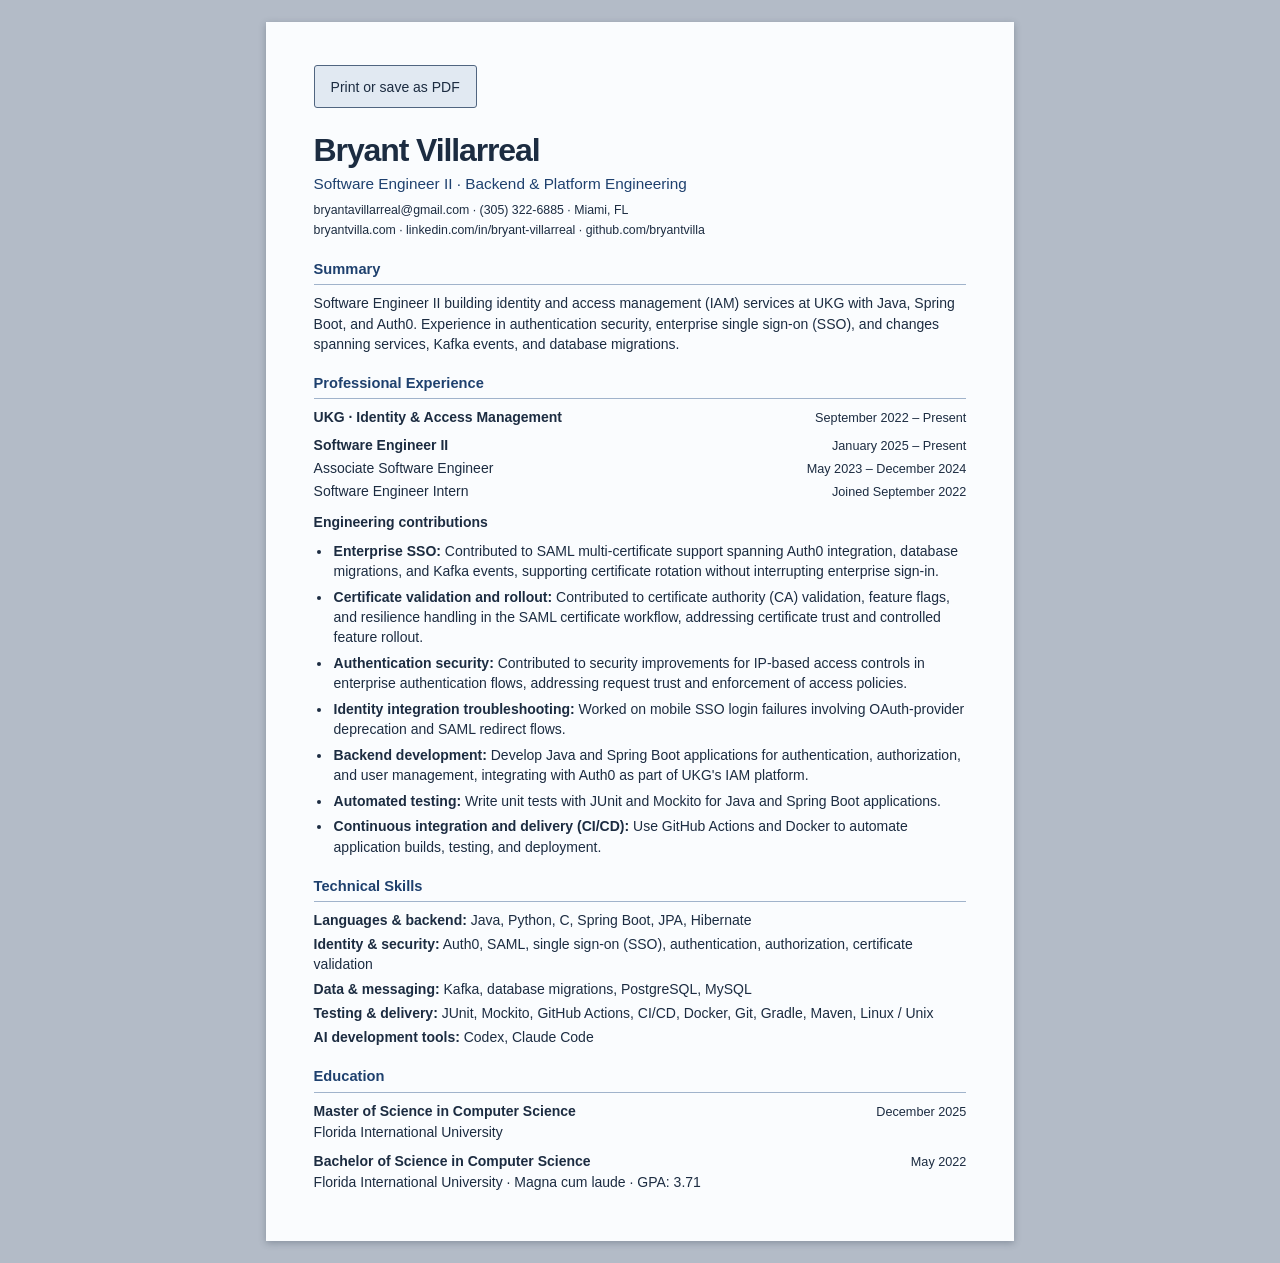
<file: assets/resume.html>
<!DOCTYPE html>
<html lang="en">
<head>
    <meta charset="UTF-8">
    <meta name="viewport" content="width=device-width, initial-scale=1.0">
    <meta name="robots" content="noindex">
    <title>Bryant Villarreal | Backend &amp; Platform Engineering Resume</title>
    <script>if (window.self !== window.top) document.documentElement.classList.add('embedded');</script>
    <style>
        @page { size: letter; margin: .45in .55in; }
        * { box-sizing: border-box; }
        html { background: oklch(79% .019 255); color-scheme: light; }
        body { max-width: 7.8in; min-height: 10in; margin: 22px auto; padding: .45in .5in; font: 10.5pt/1.45 Arial, sans-serif; color: oklch(29% .045 255); background: oklch(99% .003 250); box-shadow: 0 2px 7px oklch(30% .035 255 / .3); }
        h1 { margin: 0; font-size: 24pt; letter-spacing: -.035em; line-height: 1.15; }
        h2 { margin: 14pt 0 6pt; padding-bottom: 3pt; border-bottom: 1px solid oklch(76% .04 253); font-size: 11pt; color: oklch(37% .09 257); scroll-margin-top: 20px; }
        h3 { display: inline; margin: 0; font-size: 10.5pt; }
        p { margin: 4pt 0; }
        a { color: inherit; text-decoration: none; overflow-wrap: anywhere; }
        a:hover { text-decoration: underline; }
        ul { margin: 6pt 0 0; padding-left: 14pt; }
        li { margin-bottom: 4pt; padding-left: 1pt; }
        .headline { font-size: 11.5pt; margin: 3pt 0 5pt; color: oklch(37% .09 257); }
        .contact { font-size: 9.25pt; margin: 2pt 0; }
        .row { display: flex; justify-content: space-between; gap: 12pt; align-items: baseline; }
        .education article + article { margin-top: 6pt; }
        .date { flex-shrink: 0; font-size: 9.5pt; }
        .detail { margin-top: 1pt; }
        .career { margin: 6pt 0 6pt; }
        .career .row + .row { margin-top: 2pt; }
        .contributions-label { margin-top: 8pt; }
        .skills p { margin: 3pt 0; }
        article { break-inside: avoid; }
        button { margin-bottom: 1.5rem; padding: .65rem 1rem; border: 1px solid oklch(50% .05 255); border-radius: 3px; background: oklch(93% .015 253); color: oklch(29% .045 255); font: inherit; cursor: pointer; }
        :focus-visible { outline: 2px solid oklch(49% .19 259); outline-offset: 3px; }
        .embedded button { display: none; }
        @media (max-width: 800px) { body { margin: 16px 20px; padding: 30px 34px; } }
        @media (max-width: 540px) { body { margin: 12px; padding: 24px 20px; min-height: 0; font-size: 10pt; } h1 { font-size: 23pt; } .row { flex-direction: column; gap: 0; } .date { font-size: 9pt; } }
        @media print { html { background: transparent; } body { margin: 0; padding: 0; max-width: none; min-height: 0; background: transparent; box-shadow: none; font: 10.5pt/1.34 Arial, sans-serif; } h2 { margin: 10pt 0 5pt; } h1 { font-size: 24pt; } .row { flex-direction: row; } button { display: none; } }
    </style>
    <link rel="icon" href="img/favicon.svg?v=ccf17a8dc69d" type="image/svg+xml">
    <link rel="stylesheet" href="css/navigation-guard.css?v=196834fdefd8">
    <script src="js/navigation-guard.js?v=2d96684858e7" defer></script>
</head>
<body>
    <button type="button" onclick="window.print()">Print or save as PDF</button>
    <header>
        <h1>Bryant Villarreal</h1>
        <p class="headline">Software Engineer II &middot; Backend &amp; Platform Engineering</p>
        <p class="contact"><a href="mailto:bryantavillarreal@gmail.com">bryantavillarreal@gmail.com</a> &middot; (305) 322-6885 &middot; Miami, FL</p>
        <p class="contact"><a href="https://bryantvilla.com" target="_blank" rel="noopener noreferrer">bryantvilla.com</a> &middot; <a href="https://www.linkedin.com/in/bryant-villarreal/" target="_blank" rel="noopener noreferrer">linkedin.com/in/bryant-villarreal</a> &middot; <a href="https://github.com/bryantvilla" target="_blank" rel="noopener noreferrer">github.com/bryantvilla</a></p>
    </header>
    <main>
        <section aria-labelledby="summary">
            <h2 id="summary">Summary</h2>
            <p>Software Engineer II building identity and access management (IAM) services at UKG with Java, Spring Boot, and Auth0. Experience in authentication security, enterprise single sign-on (SSO), and changes spanning services, Kafka events, and database migrations.</p>
        </section>

        <section aria-labelledby="experience">
            <h2 id="experience">Professional Experience</h2>
            <article>
                <div class="row"><h3>UKG &middot; Identity &amp; Access Management</h3><span class="date">September 2022 &ndash; Present</span></div>
                <div class="career" aria-label="Career progression at UKG">
                    <div class="row"><strong>Software Engineer II</strong><span class="date">January 2025 &ndash; Present</span></div>
                    <div class="row"><span>Associate Software Engineer</span><span class="date">May 2023 &ndash; December 2024</span></div>
                    <div class="row"><span>Software Engineer Intern</span><span class="date">Joined September 2022</span></div>
                </div>
                <p class="contributions-label"><strong>Engineering contributions</strong></p>
                <ul>
                    <li><strong>Enterprise SSO:</strong> Contributed to SAML multi-certificate support spanning Auth0 integration, database migrations, and Kafka events, supporting certificate rotation without interrupting enterprise sign-in.</li>
                    <li><strong>Certificate validation and rollout:</strong> Contributed to certificate authority (CA) validation, feature flags, and resilience handling in the SAML certificate workflow, addressing certificate trust and controlled feature rollout.</li>
                    <li><strong>Authentication security:</strong> Contributed to security improvements for IP-based access controls in enterprise authentication flows, addressing request trust and enforcement of access policies.</li>
                    <li><strong>Identity integration troubleshooting:</strong> Worked on mobile SSO login failures involving OAuth-provider deprecation and SAML redirect flows.</li>
                    <li><strong>Backend development:</strong> Develop Java and Spring Boot applications for authentication, authorization, and user management, integrating with Auth0 as part of UKG's IAM platform.</li>
                    <li><strong>Automated testing:</strong> Write unit tests with JUnit and Mockito for Java and Spring Boot applications.</li>
                    <li><strong>Continuous integration and delivery (CI/CD):</strong> Use GitHub Actions and Docker to automate application builds, testing, and deployment.</li>
                </ul>
            </article>
        </section>

        <section class="skills" aria-labelledby="skills">
            <h2 id="skills">Technical Skills</h2>
            <p><strong>Languages &amp; backend:</strong> Java, Python, C, Spring Boot, JPA, Hibernate</p>
            <p><strong>Identity &amp; security:</strong> Auth0, SAML, single sign-on (SSO), authentication, authorization, certificate validation</p>
            <p><strong>Data &amp; messaging:</strong> Kafka, database migrations, PostgreSQL, MySQL</p>
            <p><strong>Testing &amp; delivery:</strong> JUnit, Mockito, GitHub Actions, CI/CD, Docker, Git, Gradle, Maven, Linux / Unix</p>
            <p><strong>AI development tools:</strong> Codex, Claude Code</p>
        </section>

        <section class="education" aria-labelledby="education">
            <h2 id="education">Education</h2>
            <article>
                <div class="row"><h3>Master of Science in Computer Science</h3><span class="date">December 2025</span></div>
                <p class="detail">Florida International University</p>
            </article>
            <article>
                <div class="row"><h3>Bachelor of Science in Computer Science</h3><span class="date">May 2022</span></div>
                <p class="detail">Florida International University &middot; Magna cum laude &middot; GPA: 3.71</p>
            </article>
        </section>

    </main>
</body>
</html>
</file>
<file: assets/css/styles.css>
@font-face {
  font-family: 'TerminalArrows';
  src: local('Menlo Bold'), local('Courier New Bold'), local('Menlo'), local('Courier New'), local('Lucida Console');
  unicode-range: U+2190-2199;
  size-adjust: 140%;
}
:root {
  color-scheme: light;
  --desktop: oklch(88% .026 250);
  --ink: oklch(29% .045 255);
  --muted: oklch(47% .037 255);
  --paper: oklch(98% .005 250);
  --panel: oklch(94% .009 255);
  --edge: oklch(65% .04 255);
  --blue: oklch(49% .19 259);
  --blue-light: oklch(67% .16 253);
  --terminal: oklch(19% .029 255);
  --terminal-ink: oklch(93% .018 245);
  --terminal-muted: oklch(72% .033 249);
  --terminal-accent: oklch(79% .115 241);
  --terminal-green: oklch(82% .11 153);
  --terminal-line: oklch(33% .035 251);
  --ui: Tahoma, Verdana, sans-serif;
  --display: 'Trebuchet MS', Tahoma, sans-serif;
  --mono: 'TerminalArrows', 'Lucida Console', Monaco, 'Courier New', monospace;
  --taskbar-height: 45px;
  --ease-out: cubic-bezier(.22, 1, .36, 1);
}
* { box-sizing: border-box; }
body { margin: 0; background: var(--desktop); color: var(--ink); font: 13px/1.55 var(--ui); }
button, input, textarea { font: inherit; }
button, a { -webkit-tap-highlight-color: transparent; }
button { color: inherit; cursor: pointer; }
a { color: inherit; }
svg { display: block; flex-shrink: 0; }
.ui-glyph { display: inline-block; width: 14px; height: 14px; vertical-align: -.15em; flex-shrink: 0; }
img { max-width: 100%; height: auto; }
h1, h2, h3, p, figure, dl, dd { margin: 0; }
button[hidden], [hidden] { display: none !important; }
::selection { background: oklch(78% .11 247); color: oklch(23% .04 250); }
:where(a, button, input, textarea, summary, [tabindex]):focus-visible { outline: 2px solid var(--blue); outline-offset: 3px; }
.terminal-screen :where(a, button, input):focus-visible { outline-color: var(--terminal-accent); }
.svg-definitions { position: absolute; width: 0; height: 0; overflow: hidden; }
.sr-only { position: absolute; width: 1px; height: 1px; padding: 0; margin: -1px; overflow: hidden; clip: rect(0, 0, 0, 0); white-space: nowrap; border: 0; }
.skip-link { position: fixed; top: 8px; left: 8px; z-index: 20000; padding: 10px 16px; color: var(--ink); background: var(--paper); transform: translateY(-160%); }
.skip-link:focus { transform: translateY(0); }
.js-only, .window-controls { display: none !important; }
.os-ready .js-only { display: flex !important; }
.os-ready .no-js-only { display: none; }

/* Without JavaScript the windows form a complete, readable portfolio. */
.desktop { position: relative; isolation: isolate; min-height: 100vh; padding: 28px; }
.desktop-wallpaper { position: fixed; inset: 0; z-index: -1; background: url('../img/chrome-wallpaper.svg?v=211312c21828') center / cover no-repeat; pointer-events: none; }
.desktop-header { display: flex; justify-content: space-between; align-items: center; gap: 30px; max-width: 1280px; margin: 0 auto 30px; }
.brand { display: block; width: 308px; flex-shrink: 0; text-decoration: none; }
.chrome-wordmark { display: block; width: 100%; height: auto; }
.brand-caption { display: flex; justify-content: space-between; padding: 0 12px; margin-top: -1px; font: 9px/1.5 var(--mono); letter-spacing: 1.6px; color: oklch(40% .04 252); }
.brand-caption > span { letter-spacing: .65px; }
.desktop-meta { display: grid; gap: 8px; align-self: start; padding-top: 14px; text-align: right; font-size: 10px; color: oklch(41% .035 252); }
.online-label { display: inline-flex; justify-content: flex-end; align-items: center; gap: 7px; font: 12px var(--mono); }
.online-label i { width: 6px; height: 6px; border-radius: 50%; background: oklch(53% .105 152); box-shadow: 0 0 0 3px oklch(93% .017 167 / .7); }
.desktop-shortcuts { display: flex; flex-wrap: wrap; justify-content: center; gap: 16px; margin: 20px auto 28px; }
.desktop-icon { display: flex; flex-direction: column; align-items: center; gap: 5px; padding: 6px 4px 4px; width: 88px; border: 1px solid transparent; border-radius: 3px; text-decoration: none; color: oklch(26% .04 255); text-shadow: 0 1px oklch(98% .005 250 / .9); text-align: center; font-size: 11px; line-height: 1.3; }
.desktop-icon > svg { width: 38px; height: 38px; filter: drop-shadow(2px 3px 2px oklch(35% .05 254 / .2)); transition: transform 160ms var(--ease-out); }
.desktop-icon:hover { border-color: oklch(64% .09 250 / .5); background: oklch(91% .035 246 / .6); }
.desktop-icon:is(:hover, :focus-visible) > svg { transform: translateY(-3px) scale(1.04); }
.desktop-icon:active { background: oklch(77% .08 248 / .5); }
.desktop-icon:active > svg { transform: translateY(1px) scale(.94); }
.os-ready .desktop-shortcuts { z-index: 1; }
.os-ready .desktop-icon { touch-action: none; user-select: none; -webkit-user-select: none; -webkit-user-drag: none; cursor: default; }
.os-ready .desktop-icon.is-selected { border-color: oklch(54% .15 255 / .8); background: oklch(65% .14 253 / .3); }
.desktop-icon.is-selected > span { color: oklch(99% .005 250); background: oklch(45% .17 259); text-shadow: 0 1px oklch(30% .06 255); box-shadow: 0 0 0 2px oklch(45% .17 259); }
.desktop-marquee { position: absolute; z-index: 2; border: 1px solid oklch(51% .19 259); background: oklch(64% .17 253 / .24); pointer-events: none; }
.desktop-icon-hint { position: absolute; z-index: 10; transform: translateX(-50%); padding: 3px 8px; font: 10px/1.2 var(--ui); color: oklch(99% .005 250); background: oklch(24% .04 258 / .94); border: 1px solid oklch(48% .1 258 / .7); border-radius: 4px; box-shadow: 0 3px 8px oklch(15% .04 255 / .35); pointer-events: none; white-space: nowrap; user-select: none; -webkit-user-select: none; backdrop-filter: blur(4px); -webkit-backdrop-filter: blur(4px); animation: hint-fade-in 140ms var(--ease-out); }
.desktop-icon-hint[hidden] { display: none; }
.desktop-icon-hint::before { content: ''; position: absolute; top: -4px; left: 50%; transform: translateX(-50%); border-left: 4px solid transparent; border-right: 4px solid transparent; border-bottom: 4px solid oklch(24% .04 258 / .94); }
.desktop-icon-hint.is-above::before { top: auto; bottom: -4px; border-bottom: none; border-top: 4px solid oklch(24% .04 258 / .94); }
.desktop-icon-hint kbd { display: inline-block; margin-left: 4px; padding: 0 4px; font: 9px/1.2 monospace; background: oklch(36% .05 258); border: 1px solid oklch(52% .09 258 / .6); border-radius: 3px; }
@keyframes hint-fade-in { from { opacity: 0; transform: translateX(-50%) translateY(-2px); } to { opacity: 1; transform: translateX(-50%) translateY(0); } }
.is-selecting-icons, .is-moving-icons { user-select: none; -webkit-user-select: none; }
.is-moving-icons .desktop-icon.is-selected { cursor: grabbing; }
.is-moving-icons .desktop-icon > svg { transition: none; }
.os-window { display: flex; flex-direction: column; position: relative; width: min(880px, 100%); min-width: 0; margin: 24px auto; background: var(--panel); border: 1px solid oklch(54% .04 258); border-radius: 8px 8px 3px 3px; padding: 3px; box-shadow: inset 0 1px oklch(99% .005 250), 4px 12px 26px oklch(26% .05 253 / .2), 0 2px 4px oklch(25% .02 250 / .12); overflow: hidden; container: app-window / inline-size; }
.title-bar { display: flex; min-height: 30px; flex-shrink: 0; align-items: center; justify-content: space-between; gap: 12px; margin: -2px -2px 0; padding: 3px 4px 4px 7px; border-radius: 6px 6px 0 0; background: linear-gradient(oklch(99% .007 253), oklch(84% .026 256) 12%, oklch(93% .014 250) 44%, oklch(79% .029 257) 48%, oklch(88% .018 254) 88%, oklch(69% .039 254)); border-bottom: 1px solid oklch(63% .04 253); user-select: none; }
.title-bar h2 { display: flex; align-items: center; gap: 6px; min-width: 0; overflow: hidden; white-space: nowrap; text-overflow: ellipsis; font: 700 12px/1.4 var(--ui); text-shadow: 0 1px oklch(97% .006 250); }
.title-bar h2 svg { width: 19px; height: 19px; }
.is-active { border-color: oklch(43% .16 260); }
.is-active > .title-bar { background: linear-gradient(oklch(72% .127 254), oklch(55% .198 260) 12%, oklch(56% .195 259) 38%, oklch(48% .205 260) 48%, oklch(53% .204 259) 88%, oklch(43% .17 262)); border-bottom-color: oklch(40% .17 260); color: oklch(99% .005 252); }
.is-active > .title-bar h2 { text-shadow: 1px 1px oklch(32% .13 260); }
.os-ready .window-controls { display: flex !important; align-items: center; gap: 3px; flex-shrink: 0; }
.window-controls button { display: grid; place-items: center; padding: 0; width: 23px; height: 23px; border: 1px solid oklch(99% .003 250); outline-offset: 1px; border-radius: 3px; background: linear-gradient(135deg, oklch(99% .005 255), oklch(80% .04 255) 45%, oklch(70% .06 260)); box-shadow: inset -1px -1px oklch(49% .07 259 / .6), 0 0 0 1px oklch(50% .07 260 / .3); }
.window-controls button:hover { filter: brightness(1.09); }
.window-controls button:active { box-shadow: inset 1px 1px 2px oklch(25% .04 250 / .5); }
.window-controls .control-close { background: linear-gradient(135deg, oklch(87% .06 38), oklch(63% .19 31) 52%, oklch(52% .17 28)); color: oklch(98% .006 30); font: 23px/1 Arial, sans-serif; }
.control-minimize span { border-bottom: 2px solid currentColor; width: 9px; height: 9px; }
.control-maximize span { width: 11px; height: 10px; border: 1px solid currentColor; border-top-width: 3px; }
.is-maximized .control-maximize span { box-shadow: 2px -2px 0 -1px var(--panel), 2px -2px currentColor; width: 9px; height: 8px; }
.window-menu { display: flex; align-items: center; gap: 0; min-height: 29px; flex-shrink: 0; padding: 0 5px; background: var(--panel); border-bottom: 1px solid oklch(77% .02 252); font-size: 11px; }
.window-menu > a, .window-menu > button, .window-menu > span:not(.menu-right) { display: inline-flex; align-items: center; min-height: 28px; padding: 0 10px; text-decoration: none; border: 0; background: none; }
.window-menu > a:hover, .window-menu > button:hover { background: oklch(83% .054 251); }
.window-menu .menu-right { margin-left: auto; padding-right: 7px; color: var(--muted); font-size: 10px; }
.window-status { display: flex; justify-content: space-between; align-items: center; gap: 12px; flex-shrink: 0; padding: 3px 8px 1px; min-height: 24px; font-size: 10px; line-height: 1.6; border-top: 1px solid oklch(76% .019 252); background: var(--panel); }
.window-status > span { display: inline-flex; align-items: center; gap: 6px; min-width: 0; }
.window-status > span + span { padding-left: 12px; border-left: 1px solid oklch(77% .017 255); }
.status-led { width: 6px; height: 6px; background: oklch(59% .12 152); border-radius: 50%; }

/* The terminal is the desktop's main introduction and command surface. */
.terminal-screen { display: flex; flex-direction: column; background: var(--terminal); color: var(--terminal-ink); padding: 18px 24px 12px; border: 1px solid oklch(10% .02 250); font: 12px/1.7 var(--mono); overflow: hidden; min-height: 0; flex: 1; }
.terminal-transcript { flex: 1; min-height: 0; overflow-x: hidden; overflow-y: auto; scrollbar-color: oklch(42% .035 254) var(--terminal); scrollbar-width: thin; overscroll-behavior: contain; }
.terminal-transcript:focus-visible { outline: 1px solid var(--terminal-accent); outline-offset: -1px; }
.terminal-screen:focus-visible { outline: 2px solid var(--terminal-accent); outline-offset: -3px; }
.terminal-system-line { display: flex; justify-content: space-between; align-items: center; gap: 15px; color: var(--terminal-muted); font-size: 10px; }
.terminal-live { display: inline-flex; gap: 7px; align-items: center; font-size: 9px; }
.terminal-live i { width: 5px; height: 5px; background: var(--terminal-green); border-radius: 50%; }
.boot-line { color: var(--terminal-muted); font-size: 10px; padding-top: 4px; }
.boot-line > span { color: var(--terminal-green); margin-right: 4px; }
.terminal-welcome { min-height: 0; }
.terminal-intro { display: grid; grid-template-columns: minmax(0, 56fr) minmax(0, 44fr); column-gap: 16px; align-items: center; margin-top: 14px; }
.terminal-identity { min-width: 0; }
.terminal-art { position: relative; min-width: 0; align-self: stretch; display: flex; align-items: center; justify-content: center; pointer-events: none; }
.command-echo { font-size: 11px; color: var(--terminal-ink); }
.command-echo > span { color: var(--terminal-green); margin-right: 7px; }
.terminal-guidance, .command-shortcuts { max-width: 100%; }
.intro-heading { display: block; }
.intro-heading h1 { font: 700 clamp(36px, 3.2vw, 50px)/1.08 var(--mono); letter-spacing: -2.5px; margin: 6px 0 10px; }
.heading-cursor { color: var(--terminal-accent); }
.terminal-donut { position: absolute; inset: 0; margin: auto; width: max-content; height: max-content; font: clamp(7px, 1.1cqw, 13px)/1.02 var(--mono); color: var(--terminal-accent); padding: 0; user-select: none; -webkit-user-select: none; white-space: pre; text-align: center; letter-spacing: 0; pointer-events: auto; cursor: grab; touch-action: none; }
.terminal-donut::before { content: ''; position: absolute; inset: -10px; cursor: inherit; }
.terminal-donut:active, .terminal-donut.is-dragging { cursor: grabbing; }
/* Placed just below the centered donut (20 lines at 1.02 line height of its font size), never over it. */
.terminal-art-caption { position: absolute; left: 50%; top: calc(50% + 10.2 * clamp(7px, 1.1cqw, 13px) + 4px); z-index: 1; padding: 2px 9px; border: 1px solid var(--terminal-line); border-radius: 999px; background: oklch(17% .03 255 / .88); color: var(--terminal-ink); font: 11px/1.5 var(--mono); white-space: nowrap; opacity: 0; transform: translate(-50%, 4px); transition: opacity 200ms var(--ease-out), transform 200ms var(--ease-out); pointer-events: none; }
.terminal-art-caption.is-visible { opacity: 1; transform: translate(-50%, 0); }
.terminal-donut.is-rainbow { background: linear-gradient(135deg, #ff2a5f, #ff7e15, #ffd000, #05df72, #00b4d8, #7b2cbf, #e056fd, #ff2a5f); background-size: 300% 300%; -webkit-background-clip: text; background-clip: text; -webkit-text-fill-color: transparent; color: transparent; animation: donut-rainbow-flow 8s linear infinite; }
@keyframes donut-rainbow-flow { 0% { background-position: 0% 50%; } 50% { background-position: 100% 50%; } 100% { background-position: 0% 50%; } }
@media (prefers-reduced-motion: reduce) { .terminal-donut.is-rainbow { animation: none; } .terminal-art-caption { transition: none; } }
.terminal-role { font-size: 12.5px; color: var(--terminal-accent); margin-bottom: 8px; }
.terminal-role > span { color: var(--terminal-muted); }
.terminal-bio { color: var(--terminal-muted); font-size: 11.5px; line-height: 1.65; max-width: 65ch; }
.terminal-guidance { margin-top: 12px; font-size: 11px; }
.terminal-guidance > p:last-child { color: var(--terminal-muted); margin-top: 2px; }
.terminal-guidance .inline-command { display: inline !important; border: 0; border-bottom: 1px solid oklch(59% .05 242); padding: 0 2px; background: transparent; color: var(--terminal-accent); font: inherit; }
.command-shortcuts { display: flex; flex-wrap: wrap; gap: 8px; margin-top: 10px; }
.command-shortcuts > a { display: inline-flex; align-items: center; gap: 10px; padding: 6px 12px; border: 1px solid oklch(40% .04 251); border-radius: 3px; background: oklch(25% .035 254); color: var(--terminal-ink); text-decoration: none; font-size: 10px; transition: background 160ms var(--ease-out); }
.command-shortcuts > a > .ui-glyph { color: var(--terminal-accent); }
.command-shortcuts > a:hover { background: oklch(34% .065 252); border-color: var(--terminal-accent); }
.terminal-form { display: flex; gap: 9px; align-items: center; flex-shrink: 0; border-top: 1px solid var(--terminal-line); margin-top: 12px; padding-top: 10px; }
.terminal-form label { white-space: nowrap; flex-shrink: 0; font-size: 11px; }
.prompt-user { color: var(--terminal-green); }
.prompt-location { color: var(--terminal-accent); }
.prompt-symbol { margin-left: 3px; color: var(--terminal-ink); }
.terminal-form input { padding: 6px 0; width: 100%; min-width: 0; color: var(--terminal-ink); font: 12px var(--mono); caret-color: var(--terminal-accent); background: transparent; border: 0; border-radius: 0; outline-offset: 2px; }
.terminal-form input::placeholder { color: oklch(65% .035 249); opacity: 1; }
.terminal-submit { display: grid; place-items: center; width: 30px; height: 30px; flex-shrink: 0; border: 1px solid var(--terminal-line); border-radius: 3px; background: transparent; color: var(--terminal-accent); font-size: 19px; }
.terminal-submit:hover { background: oklch(31% .04 252); }
.terminal-output:empty { display: none; }
.terminal-entry { padding-top: 21px; overflow-wrap: anywhere; word-break: break-word; }
.terminal-entry-command { color: var(--terminal-green); white-space: pre-wrap; overflow-wrap: anywhere; word-break: break-word; }
.terminal-result { margin-top: 7px; color: var(--terminal-muted); white-space: pre-wrap; overflow-wrap: anywhere; word-break: break-word; }
.terminal-result a, .terminal-result button { color: var(--terminal-accent); background: none; border: 0; padding: 2px 0; text-underline-offset: 3px; font: inherit; }
.terminal-result button:hover { text-decoration: underline; }
.terminal-result strong { color: var(--terminal-ink); font-weight: 400; }
.terminal-help { display: grid; grid-template-columns: 95px 1fr; gap: 3px 15px; white-space: normal; align-items: baseline; }
.terminal-help > button { text-align: left; }
.terminal-result .result-error { color: oklch(81% .107 41); }
.terminal-status { font-size: 9px; }
.status-separator { color: oklch(67% .03 255); margin: 0 3px; }

/* Read me: a small personal note, with the texture of a familiar text editor. */
.readme-window { width: 268px; }
.readme-body { flex: 1; min-height: 0; overflow: auto; padding: 22px 20px 10px; background: oklch(98% .01 99); }
.readme-stamp { display: inline-block; color: oklch(49% .055 254); font: 8px var(--mono); margin-bottom: 13px; }
.readme-body h2 { font: 700 24px/1.2 var(--display); letter-spacing: -.8px; margin-bottom: 15px; }
.readme-body h2 > span { color: var(--blue); }
.readme-body p { font-size: 11px; line-height: 1.85; margin-top: 11px; color: oklch(40% .025 255); }
.readme-link { display: flex; align-items: center; justify-content: space-between; min-height: 39px; margin-top: 18px; border-block: 1px solid oklch(84% .013 254); color: var(--blue); text-decoration: none; font-size: 11px; }
.readme-link:hover { color: oklch(35% .15 260); background: oklch(93% .019 255); }
.readme-signature { display: flex; justify-content: space-between; align-items: center; gap: 10px; margin-top: 13px; font: italic 15px var(--display); color: oklch(49% .035 255); }
.readme-signature svg { width: 42px; height: 42px; }
.readme-window .window-status { font-size: 9px; }

/* Explorer windows hold the real portfolio, with native, keyboard-friendly content. */
.explorer-address { display: flex; align-items: center; gap: 12px; padding: 6px 9px; border-bottom: 1px solid oklch(74% .02 250); flex-shrink: 0; font-size: 10px; }
.explorer-address > span:last-child { display: block; flex: 1; padding: 3px 8px; border: 1px solid oklch(73% .023 250); background: var(--paper); overflow: hidden; white-space: nowrap; text-overflow: ellipsis; }
.window-body { flex: 1; min-height: 0; padding: 29px 31px; background: var(--paper); overflow: auto; overscroll-behavior: contain; scrollbar-color: oklch(72% .028 253) var(--panel); scrollbar-width: thin; }
.section-label { color: var(--blue); font: 9px/1.6 var(--mono); letter-spacing: 1.3px; margin-bottom: 12px; }
.window-body:not(.myspace-page):not(.aim-body):not(.work-explorer):not(.media-player) h2 { font: 700 clamp(24px, 2.5vw, 34px)/1.15 var(--display); letter-spacing: -.8px; margin-bottom: 15px; }
.window-body:not(.myspace-page):not(.aim-body):not(.work-explorer):not(.media-player) h3 { font: 700 14px/1.4 var(--display); margin-top: 25px; margin-bottom: 12px; }
.window-body:not(.myspace-page):not(.aim-body):not(.work-explorer):not(.media-player) p:not(.section-label):not(.form-note) { max-width: 67ch; color: var(--muted); line-height: 1.85; margin-bottom: 18px; font-size: 12px; }
.experience-list { margin: 0; padding: 0; list-style: none; }
.experience-list > li { display: flex; justify-content: space-between; gap: 15px; padding: 12px 0; border-top: 1px solid oklch(86% .014 250); font-size: 11px; }
.experience-list > li > div { display: grid; gap: 4px; }
.experience-list > li > span, .experience-list > li > div > span { color: var(--muted); font-size: 10px; }
.education-list { display: grid; gap: 15px; margin-bottom: 20px; font-size: 12px; }
.education-list dt { font-weight: 700; margin-bottom: 4px; }
.education-list dd { color: var(--muted); font-size: 11px; }
.xp-button { display: inline-flex; align-items: center; justify-content: center; gap: 10px; padding: 7px 17px; min-height: 34px; border: 1px solid oklch(55% .054 252); border-radius: 3px; background: linear-gradient(oklch(99% .003 250), oklch(91% .011 255)); color: var(--ink); box-shadow: inset 1px 1px oklch(99% .003 255), inset -1px -1px oklch(83% .02 250); font: 11px var(--ui); text-decoration: none; }
.xp-button:hover { box-shadow: inset 0 0 0 1px oklch(72% .13 73); }
.xp-button:active { background: oklch(84% .026 254); box-shadow: inset 1px 1px 2px oklch(50% .03 253 / .2); }
.xp-button svg { width: 22px; height: 22px; }
.primary-button { outline: 1px solid oklch(67% .14 257); outline-offset: -3px; }
.plain-link { color: var(--blue); text-underline-offset: 3px; font-size: 11px; }
.section-actions { display: flex; justify-content: space-between; flex-wrap: wrap; gap: 20px; align-items: center; margin-top: 25px; }
.work-item { border-top: 1px solid oklch(83% .023 251); }
.work-item:last-of-type { border-bottom: 1px solid oklch(83% .023 251); }
.work-item > summary { display: flex; align-items: center; gap: 18px; list-style: none; cursor: pointer; padding: 22px 0; }
summary::-webkit-details-marker { display: none; }
.file-number { color: oklch(62% .08 254); font: 20px var(--mono); }
.work-item > summary > span:nth-child(2) { flex: 1; display: grid; gap: 7px; }
.work-item summary small { color: var(--blue); font-size: 10px; }
.work-item summary strong { font: 700 19px/1.3 var(--display); }
.work-item summary span > span { color: var(--muted); font-size: 10px; }
.expand-sign { color: var(--blue); font: 22px var(--mono); }
.work-item[open] .expand-sign { transform: rotate(45deg); }
.work-item summary:hover strong { color: var(--blue); }
.work-detail { padding: 0 5px 6px 43px; }
.work-detail h3 { margin-top: 8px; margin-bottom: 6px; font-size: 12px; }
.work-detail .work-focus { background: oklch(93% .025 252); padding: 12px; }

/* My work borrows Explorer's task pane, folder header, and detailed file view. */
.explorer-toolbar { display: flex; align-items: center; gap: 4px; padding: 5px 8px; flex-shrink: 0; background: linear-gradient(oklch(97% .008 250), oklch(91% .013 255)); border-bottom: 1px solid var(--edge); }
.explorer-toolbar > a { display: inline-flex; align-items: center; gap: 6px; padding: 4px 7px; min-height: 37px; border: 1px solid transparent; border-radius: 3px; text-decoration: none; font-size: 10px; }
.explorer-toolbar > a:hover { background: var(--paper); border-color: oklch(71% .047 252); }
.explorer-toolbar svg { width: 26px; height: 26px; }
.explorer-view-label { margin-left: auto; padding-inline: 9px; color: var(--muted); font-size: 9px; }
.window-body.work-explorer { display: grid; grid-template-columns: 178px minmax(0, 1fr); padding: 0; }
.explorer-tasks { padding: 16px 12px; background: linear-gradient(oklch(72% .093 268), oklch(61% .106 264)); }
.explorer-task-group { margin-bottom: 17px; border-radius: 4px 4px 0 0; overflow: hidden; }
.explorer-task-group h3 { padding: 6px 10px; margin: 0; background: linear-gradient(100deg, oklch(99% .004 250), oklch(89% .036 256)); color: oklch(36% .11 262); font: 700 11px/1.4 var(--ui); }
.explorer-task-group > div { display: grid; gap: 8px; padding: 11px 9px 13px; background: oklch(91% .033 258); border: 1px solid oklch(96% .012 253); border-top: 0; }
.explorer-task-group a, .explorer-task-group button { display: flex; align-items: center; gap: 6px; min-width: 0; padding: 0; border: 0; background: transparent; color: oklch(38% .13 259); text-decoration: none; font: 10px/1.5 var(--ui); text-align: left; }
.explorer-task-group :is(a, button):hover { text-decoration: underline; }
.explorer-task-group svg { width: 21px; height: 21px; }
.explorer-task-group button { padding-block: 2px; }
.explorer-folder-details > div { gap: 3px; color: oklch(36% .044 259); font-size: 10px; line-height: 1.6; }
.explorer-folder-details strong { font-size: 12px; margin-bottom: 3px; }
.work-files { min-width: 0; padding: 22px 20px; background: var(--paper); }
.work-directory-header { display: flex; gap: 14px; align-items: center; }
.work-directory-header > svg { width: 49px; height: 49px; }
.work-directory-header h2 { font: 700 24px/1.15 var(--display); letter-spacing: -.7px; margin: 0 0 5px; }
.work-directory-header p { font-size: 10px; color: var(--muted); }
.work-directory-note { font-size: 11px; line-height: 1.8; color: var(--muted); margin: 17px 0 20px; max-width: 65ch; }
.work-list-heading { display: flex; justify-content: space-between; gap: 12px; padding: 5px 10px; border: 1px solid oklch(76% .018 255); background: linear-gradient(oklch(99% .004 250), oklch(91% .012 255)); box-shadow: inset 0 -1px oklch(98% .004 250); color: var(--muted); font-size: 9px; }
.work-list-heading > span + span { padding-left: 12px; border-left: 1px solid oklch(78% .02 253); }
.work-explorer .work-item { border: 1px solid oklch(85% .019 252); border-top: 0; }
.work-explorer .work-item > summary { gap: 11px; padding: 14px 10px; }
.work-explorer .work-item > summary > span:nth-child(2) { min-width: 0; gap: 4px; }
.work-file-icon { width: 33px; height: 33px; }
.work-explorer .work-item summary small { font-size: 9px; color: var(--muted); }
.work-explorer .work-item summary strong { font: 700 13px/1.45 var(--ui); }
.work-explorer .work-item summary span > span { font-size: 9px; }
.work-explorer .work-item summary:hover, .work-explorer .work-item[open] > summary { background: oklch(93% .035 253); }
.work-explorer .expand-sign { display: grid; place-items: center; width: 16px; height: 16px; flex-shrink: 0; border: 1px solid oklch(64% .05 253); background: var(--paper); font: 14px/1 var(--ui); }
.work-explorer .work-detail { padding: 5px 18px 16px 54px; background: oklch(97% .013 249); border-top: 1px solid oklch(86% .028 250); }
.work-explorer .work-detail h3 { font: 700 11px/1.5 var(--ui); color: var(--blue); margin: 13px 0 5px; }
.work-explorer .work-detail p { color: var(--muted); font-size: 11px; line-height: 1.8; max-width: 65ch; margin-bottom: 10px; }
.work-explorer .work-detail .work-focus { margin: 15px 0 0; padding: 10px; border: 1px solid oklch(82% .043 249); background: oklch(94% .027 249); font-size: 10px; }
.work-folder-footer { display: flex; align-items: center; gap: 8px; padding-top: 19px; font-size: 10px; color: var(--muted); }
.work-folder-footer svg { width: 22px; height: 22px; }
.work-folder-footer a { color: var(--blue); }

/* A Windows Media Player-inspired library. Transport controls browse collections. */
.window-body.media-player { display: grid; grid-template-columns: 157px minmax(0, 1fr); padding: 0; background: oklch(84% .027 260); }
.os-ready .media-player { overflow: hidden; }
.player-library { display: flex; flex-direction: column; padding: 15px 8px 12px; background: linear-gradient(100deg, oklch(34% .085 263), oklch(24% .064 264)); border-right: 1px solid oklch(18% .036 263); color: oklch(96% .017 248); }
.player-library-heading { display: flex; gap: 7px; align-items: center; padding: 0 3px 19px; font: 700 12px/1.4 var(--ui); }
.player-library-heading svg { width: 28px; height: 28px; }
.player-library-heading small { display: block; color: oklch(78% .041 249); font: 9px/1.6 var(--ui); }
.player-library > a { display: flex; align-items: center; gap: 8px; min-height: 48px; margin-bottom: 5px; padding: 8px; border: 1px solid transparent; border-radius: 3px; color: oklch(90% .031 249); font-size: 10px; text-decoration: none; }
.player-library > a:hover { background: oklch(41% .084 258); }
.player-library > a[aria-current='true'] { border-color: oklch(66% .104 247); color: oklch(99% .005 250); background: linear-gradient(oklch(57% .126 251), oklch(39% .11 258)); box-shadow: inset 0 1px oklch(79% .081 246); }
.collection-number { color: oklch(77% .088 239); font: 10px var(--mono); }
.player-library > a[aria-current='true'] .collection-number { color: oklch(98% .009 246); }
.player-library-footer { margin-top: auto; padding: 22px 9px 2px; color: oklch(75% .042 249); font: 9px/1.9 var(--ui); }
.player-library a:focus-visible { outline-color: oklch(86% .092 222); outline-offset: -3px; }
.player-main { display: flex; flex-direction: column; min-height: 0; min-width: 0; padding: 8px 8px 0; }
.player-visualization { position: relative; display: flex; align-items: center; gap: 22px; padding: 20px 24px; min-height: 168px; flex-shrink: 0; overflow: hidden; background: radial-gradient(ellipse at 20% 75%, oklch(40% .1 235 / .65), transparent 65%), radial-gradient(ellipse at 85% 10%, oklch(34% .1 284 / .65), transparent 65%), oklch(16% .035 260); color: oklch(96% .015 247); border: 1px solid oklch(20% .028 257); box-shadow: inset 0 0 20px oklch(12% .023 257 / .6); }
.player-orbit { position: relative; display: grid; place-items: center; width: 106px; height: 106px; flex-shrink: 0; }
.player-orbit > svg { width: 61px; height: 61px; filter: drop-shadow(0 0 15px oklch(65% .16 234 / .6)); }
.player-orbit > i { position: absolute; inset: 5px -2px; border: 1px solid oklch(77% .126 220 / .65); border-radius: 50%; transform: rotate(-35deg) scaleY(.55); box-shadow: 0 0 5px oklch(66% .12 226 / .4); }
.player-orbit > i:nth-child(2) { transform: rotate(35deg) scaleY(.55); border-color: oklch(74% .13 278 / .7); }
.player-orbit > i:nth-child(3) { transform: rotate(90deg) scaleY(.55); }
.player-now { position: relative; min-width: 0; }
.player-now > span:first-child { color: oklch(75% .049 248); font: 8px/1.5 var(--ui); letter-spacing: 1.4px; }
.player-now h2 { font: 700 24px/1.1 var(--display); letter-spacing: -.6px; margin: 8px 0; }
.player-now p { color: oklch(77% .038 249); font-size: 10px; }
.player-spectrum { display: flex; align-items: flex-end; gap: 4px; height: 25px; margin-top: 12px; }
.player-spectrum i { --level: .7; display: block; width: 4px; height: 100%; background: linear-gradient(oklch(83% .13 199), oklch(56% .14 248)); transform: scaleY(var(--level)); transform-origin: bottom; }
.player-spectrum i:nth-child(3n) { --level: .4; }
.player-spectrum i:nth-child(4n) { --level: .95; }
.player-spectrum i:nth-child(5n) { --level: .2; }
.player-playlists { flex: 1; min-height: 0; overflow: auto; margin-top: 8px; background: var(--paper); border: 1px solid oklch(62% .031 254); scrollbar-width: thin; overscroll-behavior: contain; }
.toolkit-collection > header { display: flex; flex-wrap: wrap; justify-content: space-between; align-items: baseline; gap: 4px 12px; padding: 12px 14px; background: oklch(93% .019 251); border-bottom: 1px solid oklch(80% .03 251); }
.toolkit-collection h3 { font: 700 12px/1.4 var(--ui); margin: 0; }
.toolkit-collection > header > span { color: var(--muted); font-size: 9px; }
.track-columns { display: grid; grid-template-columns: minmax(0, 1fr) minmax(0, 1fr); padding: 5px 13px 5px 38px; color: var(--muted); background: linear-gradient(oklch(99% .004 250), oklch(91% .014 255)); border-bottom: 1px solid oklch(76% .022 252); font-size: 9px; }
.track-columns > span + span { padding-left: 12px; border-left: 1px solid oklch(77% .028 251); }
.media-tracks { list-style: none; counter-reset: track; padding: 0; margin: 0; }
.media-tracks li { display: grid; grid-template-columns: 20px minmax(0, 1fr) minmax(0, 1fr); align-items: baseline; gap: 6px; counter-increment: track; min-height: 31px; padding: 7px 12px; color: var(--ink); font-size: 10px; line-height: 1.5; }
.media-tracks li::before { content: counter(track, decimal-leading-zero); color: oklch(53% .037 254); font-size: 9px; }
.media-tracks li:nth-child(even) { background: oklch(95% .013 250); }
.media-tracks strong { font-weight: 400; }
.media-tracks li > span { color: var(--muted); padding-left: 6px; }
.collection-note { padding: 12px 14px; font-size: 11px; line-height: 1.7; color: var(--muted); }
.player-transport { flex-shrink: 0; align-items: center; gap: 16px; padding: 9px 16px 10px; min-height: 65px; border-top: 1px solid oklch(99% .006 250); background: linear-gradient(oklch(92% .022 257), oklch(78% .04 259) 48%, oklch(84% .027 255) 52%, oklch(95% .012 250)); }
.player-buttons { display: flex; align-items: center; gap: 5px; flex-shrink: 0; }
.player-buttons button { display: grid; place-items: center; width: 32px; height: 32px; padding: 6px; border: 1px solid oklch(51% .056 256); border-radius: 50%; color: oklch(35% .082 254); background: linear-gradient(oklch(99% .005 250), oklch(78% .042 254)); box-shadow: inset 0 0 0 2px oklch(96% .011 250), 0 1px 2px oklch(36% .06 253 / .25); }
.player-buttons button:hover { color: var(--blue); border-color: var(--blue); }
.player-buttons button:active { background: oklch(73% .05 255); }
.player-buttons svg { width: 19px; height: 19px; }
.player-buttons #player-visuals { width: 43px; height: 43px; color: oklch(98% .015 250); border-color: oklch(39% .1 257); background: radial-gradient(circle at 40% 25%, oklch(76% .118 240), oklch(42% .154 260)); box-shadow: inset 0 0 0 2px oklch(83% .047 248), 0 1px 3px oklch(36% .06 253 / .4); }
.player-buttons #player-visuals:disabled { opacity: .6; cursor: default; }
.player-readout { flex: 1; min-width: 0; display: grid; gap: 2px; color: oklch(31% .062 254); }
.player-readout > span { font-size: 9px; }
.player-readout strong { font: 700 11px/1.5 var(--ui); white-space: nowrap; overflow: hidden; text-overflow: ellipsis; }
.player-visuals-status { color: oklch(37% .043 254); font-size: 9px; }
.project-files { list-style: none; margin: 24px 0; padding: 0; }
.project-files a { display: flex; align-items: center; gap: 16px; text-decoration: none; padding: 15px 4px; border-top: 1px solid oklch(85% .017 252); }
.project-files a:hover { background: oklch(94% .025 252); }
.project-files svg { width: 35px; height: 35px; }
.project-files .ui-glyph { width: 14px; height: 14px; }
.project-files a > span:nth-child(2) { display: grid; gap: 5px; flex: 1; }
.project-files small { font: 10px var(--mono); color: var(--muted); }
.project-files strong { font-size: 12px; }
.project-files a > span:last-child { color: var(--blue); font-size: 18px; }
.contact-links { margin: 20px 0; font-size: 12px; }
.contact-links a { color: var(--blue); text-underline-offset: 3px; overflow-wrap: anywhere; }
.contact-links > div { display: flex; gap: 22px; margin-top: 12px; align-items: center; font-size: 11px; flex-wrap: wrap; }
.contact-links button { border: 0; border-bottom: 1px dotted; padding: 0; background: transparent; color: var(--blue); font-size: 10px; }
.contact-form { border-top: 1px solid oklch(82% .02 251); margin-top: 22px; padding-top: 20px; }
.form-note { font-size: 10px; color: var(--muted); margin-bottom: 16px; }
.form-row { display: flex; gap: 18px; }
.form-field { display: grid; gap: 6px; margin-bottom: 15px; flex: 1; min-width: 0; }
.form-field label { font-size: 11px; }
.form-field input, .form-field textarea { width: 100%; min-width: 0; border: 1px solid oklch(64% .04 252); border-radius: 0; padding: 9px 10px; background: oklch(99% .004 250); color: var(--ink); box-shadow: inset 1px 1px 2px oklch(41% .025 251 / .12); font-size: 13px; }
.form-field input::placeholder, .form-field textarea::placeholder { color: var(--muted); opacity: 1; }
.form-field textarea { resize: vertical; min-height: 100px; }
.desktop-footer { display: flex; align-items: center; justify-content: space-between; gap: 24px; margin-top: 35px; color: oklch(41% .032 253); font: 9px/1.6 var(--mono); letter-spacing: 1.3px; }
.desktop-footer button { align-items: center; gap: 7px; padding: 7px 9px; border: 1px solid oklch(66% .033 251 / .5); border-radius: 20px; background: oklch(94% .019 250 / .5); font: 10px var(--ui); }
.desktop-footer button:hover { background: oklch(98% .005 250 / .8); }
.desktop-footer button > svg { width: 17px; height: 17px; }
.desktop-footer-right > span { margin-inline: 12px; font-size: 16px; vertical-align: -1px; }

/* Progressive enhancement turns the page into a desktop. */
.os-ready body { overflow: hidden; }
.os-ready .desktop { height: calc(100dvh - var(--taskbar-height)); min-height: 0; padding: 0; touch-action: none; }
.os-ready .desktop-header { position: absolute; left: clamp(124px, 10.5vw, 180px); right: 35px; top: 28px; margin: 0; max-width: none; }
.os-ready .desktop-shortcuts { position: absolute; top: 130px; left: 23px; flex-direction: column; flex-wrap: nowrap; gap: 6px; margin: 0; }
.os-ready .os-window { position: absolute; margin: 0; max-height: calc(100% - 16px); touch-action: auto; }
.os-ready .terminal-window { left: clamp(124px, 10.5vw, 180px); top: clamp(118px, 14.5vh, 148px); width: min(980px, calc(100% - 450px)); height: auto; max-height: min(640px, calc(100dvh - 180px)); }
.os-ready .readme-window { right: 34px; top: clamp(280px, 34vh, 350px); }
.os-ready .content-window { width: min(750px, calc(100% - 200px)); height: min(655px, calc(100dvh - 125px)); left: 24%; top: 65px; }
.os-ready .title-bar { cursor: grab; touch-action: none; }
.os-ready .is-dragging .title-bar { cursor: grabbing; }
.os-ready .is-dragging { user-select: none; }
.os-ready .os-window.is-maximized { inset: 6px !important; width: calc(100% - 12px) !important; height: calc(100% - 12px) !important; max-height: none; border-radius: 4px; }
.os-ready .os-window.is-maximized .window-body { padding: 32px max(32px, calc((100% - 800px) / 2)); }
.os-ready .os-window.is-maximized .terminal-screen { padding-inline: max(30px, calc((100% - 1050px) / 2)); }
.os-ready .desktop-footer { position: absolute; bottom: 23px; left: 33px; right: 34px; margin: 0; }
.os-ready .desktop-footer button { margin-left: auto; }
.os-ready .desktop-footer-right { display: none; }

/* Myspace: a personal profile inside the same chrome browser frame. */
.about-window .explorer-address > svg { width: 17px; height: 17px; }
.window-body.myspace-page { padding: 0; font: 11px/1.6 var(--ui); }
.myspace-header { display: flex; justify-content: space-between; align-items: center; gap: 12px; padding: 15px 19px; background: oklch(40% .14 260); color: oklch(98% .007 250); }
.myspace-brand { display: flex; align-items: center; gap: 9px; font: 700 28px/1 var(--display); letter-spacing: -1.2px; }
.myspace-brand > svg { width: 43px; height: 43px; }
.myspace-brand small { display: block; margin-top: 6px; font: 10px/1.4 var(--ui); letter-spacing: 0; }
.myspace-edition { font-size: 9px; color: oklch(86% .055 252); }
.myspace-nav { display: flex; justify-content: center; flex-wrap: wrap; padding: 3px 8px; background: oklch(83% .065 250); }
.myspace-nav a { padding: 3px 13px; color: oklch(29% .08 259); font-size: 10px; text-decoration: none; }
.myspace-nav a + a { border-left: 1px solid oklch(62% .08 254); }
.myspace-nav a:hover { text-decoration: underline; }
.myspace-layout { display: grid; grid-template-columns: 230px minmax(0, 1fr); gap: 22px; padding: 23px 20px 12px; max-width: 1060px; margin-inline: auto; }
.myspace-sidebar, .myspace-main { min-width: 0; }
.myspace-profile h2 { margin: 0 0 9px; font: 700 23px/1.15 var(--display); letter-spacing: -.6px; }
.profile-quote { margin: 0 0 15px; font-size: 11px; }
.profile-photo-row { display: flex; gap: 12px; align-items: start; }
.profile-photo-row > img { width: 112px; height: 132px; object-fit: cover; object-position: 45% 45%; border: 1px solid var(--edge); padding: 3px; background: var(--paper); }
.profile-photo-row > div { display: flex; flex-direction: column; gap: 6px; padding-top: 5px; font-size: 10px; }
.profile-photo-row strong { line-height: 1.5; }
.profile-photo-row a { display: flex; align-items: center; gap: 5px; color: oklch(39% .1 150); margin-top: 5px; font-weight: 700; text-decoration: none; }
.profile-photo-row a:hover { text-decoration: underline; }
.profile-mood { margin-top: 10px; font-size: 10px; }
.profile-mood > .ui-glyph { margin-left: 4px; width: 17px; height: 17px; vertical-align: -4px; }
.myspace-panel { border: 1px solid oklch(69% .077 249); margin-top: 21px; }
.myspace-panel h3 { margin: 0; padding: 5px 9px; background: oklch(84% .055 248); color: oklch(32% .1 258); font: 700 12px/1.5 var(--ui); }
.profile-contact { display: grid; grid-template-columns: 1fr 1fr; gap: 8px 4px; padding: 10px 7px; }
.profile-contact a { display: flex; align-items: center; gap: 5px; color: var(--blue); font-size: 9px; font-weight: 700; text-decoration: none; }
.profile-contact a:hover { text-decoration: underline; }
.profile-contact svg { width: 23px; height: 23px; }
.profile-contact .external-arrow, .aim-buddies a > .external-arrow { width: 11px; height: 11px; margin-left: auto; }
.profile-interests { display: grid; gap: 3px; padding: 4px; }
.profile-interests > div { display: grid; grid-template-columns: 68px 1fr; gap: 3px; font-size: 10px; }
.profile-interests dt { background: oklch(87% .046 248); color: oklch(37% .11 255); font-weight: 700; padding: 7px 5px; }
.profile-interests dd { background: oklch(94% .022 249); padding: 7px; }
.profile-intro-banner { border: 1px solid oklch(68% .03 253); padding: 14px; text-align: center; font: 700 13px/1.5 var(--display); }
.myspace-blurbs { margin-top: 21px; }
.myspace-blurbs h3 { background: oklch(91% .065 73); color: oklch(39% .092 49); margin: 0 0 13px; padding: 5px 9px; font: 700 13px/1.5 var(--ui); }
.myspace-blurbs h4 { color: oklch(44% .114 47); font-size: 11px; margin: 13px 0 4px; }
.myspace-blurbs p { margin-bottom: 10px; max-width: 70ch; }
.profile-history .experience-list { padding: 0 10px; }
.profile-history .experience-list > li { font-size: 10px; gap: 8px; }
.profile-history .experience-list > li:first-child { border-top: 0; }
.profile-history .experience-list > li > span { font-size: 9px; text-align: right; flex-shrink: 0; }
.profile-history > a { display: block; padding: 0 10px 10px; color: var(--blue); font-size: 10px; }
.profile-history .education-list { padding: 12px 10px; margin: 0; font-size: 11px; }
.profile-history .education-list dd { font-size: 10px; }
.myspace-footer { padding: 12px 16px 19px; text-align: center; color: var(--muted); font-size: 9px; }

/* AIM: buddy links, an away message, and a real email composer. */
.window-body.aim-body { padding: 0; background: oklch(94% .009 255); }
.aim-header { display: flex; align-items: center; gap: 12px; padding: 17px 20px; border-bottom: 1px solid oklch(72% .038 253); background: linear-gradient(oklch(98% .009 250), oklch(88% .032 253)); }
.aim-header > svg { width: 43px; height: 43px; }
.aim-header h2 { font: 700 22px/1.2 var(--display); letter-spacing: -.5px; margin: 0 0 5px; }
.aim-header p { font-size: 11px; }
.aim-header p > strong { color: var(--blue); }
.aim-wordmark { margin-left: auto; color: oklch(41% .15 260); font: italic 700 31px/1 var(--display); text-align: center; }
.aim-wordmark small { display: block; margin-top: 4px; font: 8px/1.3 var(--ui); }
.aim-layout { display: grid; grid-template-columns: 150px minmax(0, 1fr); }
.aim-buddies { padding: 17px 10px; border-right: 1px solid oklch(75% .022 253); background: oklch(97% .012 250); }
.aim-buddies h3 { font: 700 13px/1.4 var(--ui); color: var(--blue); padding: 0 5px 10px; border-bottom: 1px solid oklch(81% .023 253); }
.buddy-group { color: var(--muted); font-size: 9px; margin-top: 15px; margin-bottom: 6px; }
.aim-buddies > a { display: flex; align-items: center; gap: 7px; min-height: 33px; padding: 4px 6px; font-size: 10px; text-decoration: none; }
.aim-buddies > a:hover { background: oklch(87% .06 251); }
.aim-buddies > a > svg { width: 21px; height: 21px; }
.aim-buddy-note { display: grid; justify-items: center; gap: 12px; margin-top: 36px; text-align: center; font-size: 9px; color: var(--muted); }
.aim-buddy-note > svg { width: 48px; height: 48px; }
.aim-conversation { padding: 17px; min-width: 0; }
.aim-away { padding: 13px 14px; border: 1px solid oklch(74% .065 82); background: oklch(98% .032 90); font-size: 11px; }
.aim-away-label { color: oklch(40% .16 259); font-weight: 700; }
.aim-away p { margin: 7px 0; line-height: 1.7; max-width: 67ch; }
.aim-away small { display: block; font-size: 9px; color: var(--muted); }
.contact-form.aim-form { border: 0; margin: 15px 0 0; padding: 0; }
.aim-feedback { display: flex; align-items: flex-start; gap: 12px; margin-top: 16px; padding: 17px 15px; border: 1px solid oklch(68% .075 150); background: oklch(96% .025 150); color: oklch(31% .055 150); overflow-wrap: anywhere; }
.aim-feedback h3 { font: 700 15px/1.4 var(--display); margin: 0 0 5px; }
.aim-feedback p { font-size: 11px; line-height: 1.7; }
.aim-feedback .xp-button { margin-top: 13px; }
.delivery-mark { display: grid; place-items: center; flex-shrink: 0; width: 25px; height: 25px; border: 1px solid currentColor; border-radius: 50%; font: 700 16px/1 var(--ui); }
.contact-window[data-delivery='error'] .aim-feedback { border-color: oklch(69% .09 35); background: oklch(97% .019 35); color: oklch(40% .13 30); }
.contact-window[data-delivery='error'] .status-led { background: oklch(54% .17 30); }
.contact-window[data-delivery='sending'] .status-led { background: oklch(65% .12 75); }
.aim-form [readonly] { opacity: .7; }
.aim-form button:disabled { cursor: wait; }
.send-progress { display: none; width: 14px; height: 14px; border: 2px solid currentColor; border-right-color: transparent; border-radius: 50%; }
.aim-form[aria-busy='true'] .send-progress { display: inline-block; }
.aim-form[aria-busy='true'] .aim-send-row button > svg { display: none; }
.aim-form .form-note { margin-bottom: 9px; font-size: 9px; }
.aim-form .form-row { gap: 12px; }
.aim-form .form-field { margin-bottom: 12px; }
.aim-form .form-field label { font-size: 10px; }
.aim-form .form-field input { padding: 7px 8px; font-size: 12px; }
.aim-message-field { gap: 0; }
.aim-message-field label { display: flex; justify-content: space-between; align-items: center; padding: 4px 9px; border: 1px solid oklch(64% .04 252); border-bottom: 0; background: linear-gradient(oklch(98% .006 250), oklch(87% .023 255)); font-weight: 700; }
.aim-message-field label > .smile-glyph { width: 21px; height: 21px; }
.aim-message-field textarea { min-height: 115px; font: 13px/1.65 Arial, sans-serif; }
.aim-send-row { display: flex; align-items: center; justify-content: space-between; gap: 10px; }
.aim-send-row > span { color: var(--muted); font-size: 9px; }
.aim-send-row .xp-button { padding-inline: 14px; }
.aim-email { display: flex; flex-wrap: wrap; gap: 5px 12px; margin: 16px 0 0; }
.aim-email a, .aim-email button { font-size: 9px; }

/* Word: one HTML resume, shown as a sheet of paper with document controls. */
.word-menu { flex-wrap: wrap; }
.word-menu a { font-size: 10px; }
.word-toolbar { display: flex; justify-content: space-between; align-items: center; flex-wrap: wrap; gap: 8px; padding: 7px 10px; flex-shrink: 0; background: linear-gradient(oklch(96% .016 252), oklch(86% .034 254)); border-bottom: 1px solid var(--edge); }
.word-format, .word-actions { display: flex; align-items: center; gap: 8px; }
.word-format { font-size: 10px; }
.word-format > svg { width: 24px; height: 24px; }
.word-typeface { display: inline-flex; gap: 24px; background: var(--paper); border: 1px solid oklch(66% .036 250); padding: 2px 7px; margin-left: 7px; }
.word-typeface > span { padding-left: 8px; border-left: 1px solid oklch(76% .023 250); }
.word-actions { margin-left: auto; }
.word-actions .xp-button { min-height: 30px; padding: 4px 12px; }
.word-ruler { display: flex; justify-content: space-around; height: 23px; margin: 7px 26px 6px; padding: 0 12px; flex-shrink: 0; overflow: hidden; border: 1px solid oklch(68% .023 255); background: repeating-linear-gradient(90deg, transparent 0 11px, oklch(56% .03 253) 11px 12px) bottom / 100% 5px no-repeat, var(--paper); color: var(--muted); font: 9px/1.5 var(--ui); }
.resume-document { display: block; width: 100%; min-height: 0; flex: 1; border: 0; background: oklch(79% .019 255); }
html:not(.os-ready) .resume-document { height: 1000px; flex: auto; }

/* Every window shares the same eight resize handles. Only the visible grip is a Tab stop. */
.os-ready .os-window.is-resized { max-height: none; }
.os-ready .os-window > .window-status { padding-right: 26px; }
.window-resize-handle { position: absolute; z-index: 4; border: 0; padding: 0; background: transparent; touch-action: none; }
.resize-n, .resize-s { left: 16px; right: 16px; height: 6px; cursor: ns-resize; }
.resize-n { top: 0; }
.resize-s { bottom: 0; }
.resize-e, .resize-w { top: 16px; bottom: 16px; width: 6px; cursor: ew-resize; }
.resize-e { right: 0; }
.resize-w { left: 0; }
.resize-ne, .resize-nw, .resize-sw { width: 15px; height: 15px; }
.resize-ne { top: 0; right: 0; cursor: nesw-resize; }
.resize-nw { top: 0; left: 0; cursor: nwse-resize; }
.resize-sw { bottom: 0; left: 0; cursor: nesw-resize; }
.resize-se { bottom: 0; right: 0; width: 23px; height: 23px; cursor: nwse-resize; }
.resize-se::after { content: ''; position: absolute; bottom: 4px; right: 4px; width: 12px; height: 12px; background: repeating-linear-gradient(135deg, transparent 0 2px, oklch(58% .045 253) 2px 3px, oklch(99% .005 250) 3px 4px); clip-path: polygon(100% 0, 100% 100%, 0 100%); }
.resize-se:hover::after { filter: brightness(.75); }
.resize-se:focus-visible { outline-offset: -4px; }
.is-maximized > .window-resize-handle { display: none; }
.is-resizing, .is-resizing * { user-select: none !important; }
.is-resizing iframe, .is-dragging iframe { pointer-events: none; }
.os-ready .os-window:is(.about-window, .contact-window, .work-window, .toolkit-window).is-maximized .window-body { padding: 0; }

/* Taskbar and Start menu. */
.taskbar { position: fixed; z-index: 10000; bottom: 0; inset-inline: 0; height: calc(var(--taskbar-height) + env(safe-area-inset-bottom)); padding-bottom: env(safe-area-inset-bottom); align-items: center; background: linear-gradient(oklch(97% .01 253), oklch(82% .035 257) 10%, oklch(91% .015 251) 20%, oklch(84% .026 255) 55%, oklch(77% .039 256) 96%, oklch(58% .048 256)); border-top: 1px solid oklch(99% .005 250); box-shadow: 0 -1px 0 oklch(66% .04 253), 0 -3px 10px oklch(35% .04 251 / .08); }
.start-button { display: flex; align-items: center; justify-content: center; gap: 9px; flex-shrink: 0; align-self: stretch; padding: 0 22px 2px 16px; border: 0; border-right: 1px solid oklch(38% .07 144); border-radius: 0 12px 12px 0; background: linear-gradient(oklch(78% .12 140), oklch(59% .14 143) 10%, oklch(63% .14 143) 43%, oklch(48% .13 143) 85%, oklch(42% .1 141)); color: oklch(99% .007 135); text-shadow: 1px 2px oklch(35% .08 140); box-shadow: inset 0 2px 2px oklch(90% .08 140 / .5); }
.start-button > span { font: italic 700 24px var(--display); letter-spacing: -.5px; }
.start-button > svg { width: 22px; height: 22px; transform: rotate(-8deg); filter: drop-shadow(1px 2px 0 oklch(29% .06 140 / .5)); }
.start-button:hover, .start-button[aria-expanded='true'] { filter: brightness(1.1); }
.show-desktop { width: 44px; height: 33px; border: 1px solid transparent; background: none; padding: 6px 8px; margin-left: 7px; border-radius: 3px; flex-shrink: 0; }
.show-desktop:hover { border-color: oklch(62% .045 251); background: oklch(93% .02 252); }
.show-desktop svg { width: 24px; height: 24px; }
.taskbar-divider { width: 2px; height: 28px; margin-right: 8px; border-left: 1px solid oklch(66% .035 255); border-right: 1px solid oklch(98% .005 250); flex-shrink: 0; }
.taskbar-tasks { display: flex; gap: 5px; height: 31px; flex: 1; min-width: 0; overflow-x: auto; scrollbar-width: none; }
.taskbar-task { display: flex; align-items: center; gap: 7px; width: 168px; min-width: 95px; flex-shrink: 1; padding: 4px 9px; border: 1px solid oklch(59% .046 255); border-radius: 3px; background: linear-gradient(oklch(96% .01 250), oklch(83% .026 255)); font-size: 11px; text-align: left; box-shadow: inset 1px 1px oklch(99% .005 250), 1px 1px 1px oklch(38% .037 251 / .12); white-space: nowrap; }
.taskbar-task > span { overflow: hidden; text-overflow: ellipsis; }
.taskbar-task > svg { width: 20px; height: 20px; }
.taskbar-task:hover { background: oklch(95% .025 249); }
.taskbar-task[aria-pressed='true'] { background: linear-gradient(oklch(73% .051 255), oklch(85% .031 254)); box-shadow: inset 1px 1px 2px oklch(35% .052 254 / .3); font-weight: 700; }
.system-tray { display: flex; align-items: center; gap: 14px; height: 100%; padding-left: 15px; margin-left: 15px; border-left: 1px solid oklch(62% .045 251); box-shadow: inset 1px 0 oklch(98% .005 251 / .7); background: oklch(74% .047 249 / .18); flex-shrink: 0; }
.tray-connection { width: 17px; height: 17px; color: oklch(43% .096 233); }
.tray-edition { font-size: 10px; }
#system-clock { min-width: 57px; font-size: 11px; white-space: nowrap; }
#tray-desktop { height: 100%; width: 10px; padding: 0; border: 0; border-left: 1px solid oklch(67% .04 251); background: oklch(91% .02 251 / .3); }
#tray-desktop:hover { background: oklch(98% .009 253 / .7); }
.start-menu { position: fixed; bottom: calc(var(--taskbar-height) + env(safe-area-inset-bottom)); left: 0; z-index: 10005; width: 325px; max-width: calc(100% - 12px); max-height: calc(100dvh - 60px); overflow: auto; border: 2px solid oklch(45% .17 259); border-radius: 7px 7px 0 0; background: var(--paper); box-shadow: 5px -5px 20px oklch(25% .04 250 / .22); transform-origin: bottom left; }
.start-profile { display: flex; gap: 14px; align-items: center; padding: 18px; color: oklch(98% .006 249); background: linear-gradient(oklch(55% .19 259), oklch(46% .18 260)); border-top: 2px solid oklch(72% .13 252); text-shadow: 1px 1px oklch(31% .12 258); }
.start-profile > svg { width: 46px; height: 46px; padding: 4px; background: oklch(94% .02 252); border: 1px solid oklch(99% .005 251); border-radius: 4px; }
.start-profile > div { display: grid; gap: 4px; }
.start-profile strong { font-size: 15px; }
.start-profile span { font-size: 10px; color: oklch(86% .035 250); }
.start-links { padding: 9px; }
.start-links > a { display: flex; gap: 14px; align-items: center; padding: 9px 10px; min-height: 46px; text-decoration: none; font-size: 12px; border-radius: 2px; }
.start-links > a:hover { background: oklch(90% .046 250); }
.start-links svg { width: 30px; height: 30px; }
.start-links .start-link-help svg { filter: drop-shadow(1px 2px 2px oklch(32% .035 250 / .28)); }
.start-links span { display: grid; gap: 3px; }
.start-links small { color: var(--muted); font-size: 10px; }
.start-footer { display: flex; align-items: center; justify-content: space-between; background: oklch(90% .036 252); padding: 11px 15px; font-size: 10px; border-top: 1px solid oklch(70% .06 255); }
.start-footer button { background: none; padding: 4px 0; border: 0; font-size: 11px; }
.start-footer button:hover { color: var(--blue); }
.noscript-note { position: fixed; top: 0; width: 100%; padding: 8px 15px; text-align: center; background: var(--paper); font-size: 11px; border-bottom: 1px solid var(--edge); }

/* A second wallpaper is a quiet, reversible bit of personalization. */
[data-wallpaper='midnight'] { --desktop: oklch(26% .04 265); }
[data-wallpaper='midnight'] .desktop-wallpaper { filter: brightness(.36) saturate(1.4); }
[data-wallpaper='midnight'] :is(.brand-caption, .desktop-meta, .desktop-footer, .desktop-icon) { color: oklch(90% .025 248); text-shadow: 0 1px oklch(19% .035 251); }
[data-wallpaper='midnight'] .desktop-icon:hover { background: oklch(47% .08 253 / .5); }
[data-wallpaper='midnight'] .desktop-footer button { color: var(--ink); text-shadow: none; background: oklch(87% .03 253); }

@media (min-width: 1600px) {
  .os-ready .terminal-window { width: min(1060px, calc(100% - 560px)); }
  .os-ready .readme-window { right: max(40px, calc((100vw - 1650px) / 2)); }
  .terminal-screen { padding: 28px 35px 24px; }
  .terminal-intro { margin-top: 30px; }
  .intro-heading h1 { font-size: 63px; }
}
@media (max-width: 1190px) {
  .os-ready .terminal-window { width: calc(100% - 430px); left: 119px; }
  .os-ready .desktop-header { left: 119px; }
  .os-ready .desktop-shortcuts { left: 13px; }
  .os-ready .readme-window { right: 20px; width: 257px; }
  .terminal-screen { padding-inline: 23px; }
  .terminal-live { display: none; }
  .desktop-meta > span:last-child { max-width: 190px; margin-left: auto; }
  .command-shortcuts { gap: 6px; }
  .command-shortcuts > a { padding-inline: 9px; }
}
@media (min-width: 761px) and (max-height: 885px) {
  .os-ready .desktop-header { top: 12px; }
  .brand { width: 260px; }
  .os-ready .terminal-window { top: 105px; }
  .os-ready .desktop-shortcuts { top: 120px; gap: 3px; }
  .desktop-shortcuts .desktop-icon { padding-block: 3px; gap: 2px; }
  .desktop-shortcuts .desktop-icon > svg { width: 31px; height: 31px; }
  .os-ready .readme-window { top: 248px; max-height: calc(100% - 302px); }
  .terminal-screen { padding: 14px 20px 10px; }
  .terminal-intro { margin-top: 10px; }
  .intro-heading h1 { font-size: 36px; margin-block: 4px 6px; }
  .terminal-role { margin-bottom: 7px; }
  .terminal-bio { font-size: 11px; line-height: 1.65; }
  .terminal-guidance { margin-top: 8px; font-size: 10px; }
  .command-shortcuts { margin-top: 8px; }
  .terminal-form { margin-top: 14px; padding-top: 12px; }
  .readme-body { padding-top: 18px; }
  .readme-body h2 { font-size: 22px; margin-bottom: 12px; }
  .readme-body p { font-size: 10.5px; line-height: 1.75; }
  .readme-signature { margin-top: 8px; }
  .readme-signature svg { width: 34px; height: 34px; }
  .os-ready .desktop-footer { bottom: 16px; }
}
@media (max-width: 1050px) {
  .os-ready .terminal-window { width: calc(100% - 154px); left: 126px; }
  .os-ready .readme-window { right: 35px; top: 215px; width: 280px; }
  .os-ready .content-window { left: 145px; width: calc(100% - 180px); }
  .terminal-screen { padding-inline: 28px; }
  .terminal-live { display: inline-flex; }
  .intro-heading h1 { font-size: 54px; }
  .desktop-footer-right { display: none; }
}
@media (max-width: 760px) {
  :root { --taskbar-height: 47px; }
  .desktop-wallpaper { background-image: url('../img/chrome-wallpaper-mobile.svg?v=12d809ce021e'); background-position: center top; }
  .desktop { padding: 20px 12px; }
  .desktop-header { gap: 12px; }
  .brand { width: 216px; }
  .brand-caption { font-size: 6px; letter-spacing: 1.1px; padding-inline: 8px; }
  .brand-caption > span { letter-spacing: .25px; }
  .desktop-meta { padding-top: 20px; font-size: 9px; }
  .desktop-meta > span:last-child { display: none; }
  .online-label { font-size: 9px; gap: 5px; max-width: 120px; }
  .online-label i { width: 5px; height: 5px; flex-shrink: 0; }
  .desktop-shortcuts { display: grid; grid-template-columns: repeat(4, minmax(0, 1fr)); gap: 4px; }
  .desktop-icon { width: 100%; gap: 4px; padding: 4px 2px; font-size: 9px; }
  .desktop-icon > svg { width: 32px; height: 32px; }
  .os-ready .desktop { height: calc(100dvh - var(--taskbar-height) - env(safe-area-inset-bottom)); }
  .os-ready .desktop-header { top: 12px; left: 14px; right: 18px; }
  .os-ready .desktop-shortcuts { top: 90px; left: 14px; right: 14px; gap: 4px; }
  /* Default windows clear the measured shortcut rows; custom positions stay draggable. */
  .os-ready .terminal-window, .os-ready .content-window, .os-ready .readme-window { left: 10px; right: auto; top: var(--mobile-window-top, 222px); width: calc(100% - 20px); height: calc(100% - var(--mobile-window-top, 222px) - 20px); max-height: none; }
  .title-bar { min-height: 35px; }
  .title-bar h2 { font-size: 11px; gap: 5px; }
  .window-controls button { width: 26px; height: 26px; }
  .window-controls { gap: 4px; }
  .window-menu { min-height: 28px; }
  .window-menu > a, .window-menu > button { padding-inline: 8px; font-size: 10.5px; }
  .window-menu .menu-right { font-size: 9px; }
  .terminal-screen { padding: 14px 14px 10px; }
  .terminal-system-line, .boot-line { font-size: 9px; }
  .terminal-live { display: none; }
  .terminal-intro { margin-top: 12px; }
  .intro-heading h1 { font-size: clamp(23px, 6.6vw, 36px); letter-spacing: -1.2px; line-height: 1.05; margin-block: 4px 6px; }
  .terminal-role { font-size: 11px; margin-bottom: 8px; }
  .terminal-bio { font-size: 10.5px; line-height: 1.65; max-width: none; }
  .desktop-break { display: none; }
  .terminal-guidance { font-size: 10px; margin-top: 12px; }
  .command-shortcuts {
    display: grid;
    grid-template-columns: repeat(2, minmax(0, 1fr));
    gap: 8px;
    max-width: 340px;
    margin: 10px auto 0;
  }
  .command-shortcuts > a {
    justify-content: center;
    font-size: 9.5px;
    gap: 6px;
    padding: 7px 10px;
    min-height: 32px;
  }
  .terminal-form { gap: 6px; margin-top: 12px; padding-top: 10px; }
  .terminal-form label { font-size: 11px; }
  .prompt-location { display: none; }
  .terminal-form input { font-size: 16px; padding: 4px 0; }
  .terminal-form input::placeholder { font-size: 11px; }
  .terminal-submit { width: 28px; height: 28px; font-size: 16px; }
  .terminal-status { font-size: 8px; padding-inline: 5px; gap: 5px; }
  .terminal-status > span + span { padding-left: 5px; }
  .terminal-status #terminal-hint { font-size: 0; }
  .terminal-status #terminal-hint::after { content: 'help to explore'; font: 8px var(--ui); }
  .terminal-output { font-size: 11px; }
  .terminal-help { grid-template-columns: 80px 1fr; gap: 7px 12px; }
  .window-body { padding: 24px 19px; }
  .window-body:not(.myspace-page):not(.aim-body):not(.work-explorer):not(.media-player) h2 { font-size: 28px; }
  .experience-list > li { flex-direction: column; gap: 7px; }
  .work-item > summary { gap: 12px; }
  .work-item summary strong { font-size: 18px; }
  .work-detail { padding-left: 0; }
  .file-number { font-size: 16px; }
  .form-row { flex-direction: column; gap: 0; }
  .form-field input, .form-field textarea { font-size: 16px; }
  .contact-links > a { font-size: 11px; }
  .contact-window .window-status > span { font-size: 9px; }
  .readme-body { padding: 26px; }
  .readme-body h2 { font-size: 31px; }
  .readme-body p { font-size: 13px; }
  .readme-body .readme-stamp { font-size: 9px; }
  .readme-signature { margin-top: 24px; }
  .os-ready .os-window.is-maximized { inset: 5px !important; width: calc(100% - 10px) !important; height: calc(100% - 10px) !important; }
  .os-ready .os-window.is-maximized .window-body { padding: 24px 19px; }
  .os-ready .os-window.is-maximized .terminal-screen { padding: 20px 18px; }
  .os-ready .desktop-footer { bottom: 1px; left: 16px; right: 16px; font-size: 7px; letter-spacing: 1px; }
  .os-ready .desktop-footer button { position: absolute; bottom: 0; right: 0; border: 0; padding: 0; background: transparent; }
  .desktop-footer button > span { display: none; }
  .desktop-footer button > svg { width: 15px; height: 15px; }
  .start-button { padding-inline: 11px 16px; gap: 6px; border-radius: 0 9px 9px 0; }
  .start-button > span { font-size: 22px; }
  .start-button > svg { width: 19px; height: 19px; }
  .show-desktop, .taskbar-divider, .tray-connection, .tray-edition { display: none; }
  .taskbar-tasks { margin-left: 8px; gap: 4px; height: 33px; }
  .taskbar-task { width: 108px; min-width: 39px; padding: 4px 7px; font-size: 10px; gap: 5px; }
  .taskbar-task > svg { width: 20px; height: 20px; }
  .system-tray { gap: 7px; padding-left: 9px; margin-left: 8px; }
  #system-clock { min-width: 51px; font-size: 10px; }
  .start-menu { width: 315px; }
}
@media (max-width: 370px) {
  .brand { width: 196px; }
  .desktop-meta { display: none; }
  .terminal-screen { padding-inline: 14px; }
  .intro-heading h1 { font-size: 21px; letter-spacing: -1px; }
  .terminal-form { gap: 5px; }
  .terminal-form label { font-size: 10px; }
  .terminal-status { font-size: 7px; }
  .command-shortcuts { gap: 6px; max-width: 290px; }
  .command-shortcuts > a { gap: 4px; padding: 6px 4px; font-size: 8.5px; min-height: 28px; white-space: nowrap; }
  .window-menu .menu-right { display: none; }
}
@media (max-height: 740px) and (min-width: 761px) {
  .os-ready .desktop-header { top: 8px; left: 24px; }
  .brand { width: 190px; }
  .brand-caption { font-size: 6px; letter-spacing: .8px; }
  .desktop-meta { display: none; }
  .os-ready .terminal-window { left: 24px; width: calc(100% - 48px); top: 103px; height: calc(100% - 135px); }
  .os-ready .desktop-shortcuts { top: 16px; left: 238px; right: 14px; flex-direction: row; justify-content: flex-end; gap: 4px; }
  .desktop-shortcuts .desktop-icon { width: 58px; flex-shrink: 0; font-size: 10px; padding: 5px 2px; gap: 2px; }
  .desktop-shortcuts .desktop-icon > svg { width: 31px; height: 31px; }
  .os-ready .readme-window { top: 132px; max-height: calc(100% - 183px); }
  .os-ready .content-window { left: 24px; width: calc(100% - 48px); top: 103px; height: calc(100% - 125px); }
  .os-ready .desktop-footer { bottom: 8px; }
}
@media (max-height: 570px) and (max-width: 760px) {
  .os-ready .desktop-header { top: 3px; }
  .brand { width: 160px; }
  .brand-caption, .desktop-meta { display: none; }
  .os-ready .desktop-shortcuts { top: 52px; }
  .desktop-icon { font-size: 8px; padding: 2px; gap: 3px; }
  .desktop-icon > svg { width: 24px; height: 24px; }
  .boot-line { display: none; }
  .terminal-intro { margin-top: 12px; }
  .intro-heading h1 { margin-block: 8px; }
}
/* Respond to the window width as well as to the device width. */
@container app-window (max-width: 620px) {
  .terminal-identity { display: contents; }
  .terminal-intro > .terminal-art { grid-column: 2; grid-row: 2; }
  .terminal-identity > .command-echo { grid-column: 1 / -1; grid-row: 1; }
  .terminal-identity > .intro-heading { grid-column: 1; grid-row: 2; }
  .terminal-identity > .terminal-role { grid-column: 1 / -1; grid-row: 3; }
  .terminal-identity > .terminal-bio { grid-column: 1 / -1; grid-row: 4; }
  .window-body.work-explorer { grid-template-columns: 153px minmax(0, 1fr); }
  .explorer-tasks { padding: 12px 9px; }
  .work-files { padding: 18px 14px; }
  .work-directory-header { gap: 10px; }
  .work-directory-header h2 { font-size: 21px; }
  .work-directory-header > svg { width: 38px; height: 38px; }
  .window-body.media-player { grid-template-columns: 134px minmax(0, 1fr); }
  .player-library { padding-inline: 5px; }
  .player-library-heading { font-size: 10px; }
  .player-library-heading svg { width: 25px; height: 25px; }
  .player-visualization { padding: 18px 14px; gap: 12px; }
  .player-orbit { width: 72px; height: 86px; }
  .player-orbit > svg { width: 47px; height: 47px; }
  .player-now h2 { font-size: 21px; }
  .myspace-layout { grid-template-columns: 205px minmax(0, 1fr); gap: 16px; padding-inline: 14px; }
  .profile-photo-row { gap: 9px; }
  .profile-photo-row > img { width: 98px; height: 121px; }
  .profile-history .experience-list > li { flex-direction: column; }
  .profile-history .experience-list > li > span { text-align: left; }
  .word-typeface { display: none; }
  .terminal-screen { padding-inline: 16px; }
  .terminal-live { display: none; }
  .intro-heading h1 { font-size: clamp(23px, 7cqw, 42px); letter-spacing: -1px; }
  .terminal-donut { font-size: clamp(3.4px, 1cqw, 6px); }
  /* Sit just above the centered donut (20 lines at 1.02 line height of the donut's font size) so neither covers the other. */
  .terminal-art-caption { top: auto; bottom: calc(50% + 10.2 * clamp(3.4px, 1cqw, 6px) + 4px); padding: 0 6px; font-size: 10px; }
  .terminal-bio { font-size: 11px; }
  .desktop-break { display: none; }
  .prompt-location { display: none; }
  .window-status { font-size: 9px; }
}
@container app-window (max-width: 540px) {
  .window-body.work-explorer { display: block; }
  .explorer-tasks { padding: 9px; }
  .explorer-task-group { margin: 0; }
  .explorer-task-group:not(:first-child), .explorer-task-group h3 { display: none; }
  .explorer-task-group > div { display: grid; grid-template-columns: 1fr 1fr; gap: 3px 12px; padding: 5px 9px; border: 1px solid oklch(96% .012 253); }
  .explorer-task-group a, .explorer-task-group button { min-height: 31px; }
  .explorer-view-label { display: none; }
  .explorer-toolbar { gap: 2px; }
  .explorer-toolbar > a { flex: 1; justify-content: center; padding-inline: 3px; }
  .work-files { padding: 18px 13px; }
  .work-directory-note { font-size: 10.5px; margin-block: 13px 18px; }
  .work-explorer .work-detail { padding-inline: 13px; }
  .window-body.media-player { display: block; overflow: auto; }
  .player-library { display: grid; grid-template-columns: 1fr 1fr; gap: 4px; padding: 7px; border-right: 0; }
  .player-library-heading, .player-library-footer { display: none; }
  .player-library > a { min-height: 39px; padding: 5px 7px; margin: 0; font-size: 10px; }
  .player-main { display: block; padding: 7px; }
  .player-visualization { min-height: 133px; padding: 14px 18px; gap: 18px; }
  .player-now h2 { font-size: 23px; }
  .player-playlists { overflow: visible; }
  .player-transport { padding: 8px 10px; gap: 12px; min-height: 61px; }
  .player-visuals-status { display: none; }
  .media-tracks li { min-height: 34px; }
  .myspace-layout { grid-template-columns: 1fr; gap: 22px; padding: 20px 16px 12px; }
  .myspace-edition { display: none; }
  .myspace-header { padding: 13px 16px; }
  .myspace-brand { font-size: 26px; }
  .myspace-brand small { font-size: 9px; }
  .myspace-nav a { padding-inline: 10px; font-size: 9px; }
  .myspace-profile h2 { font-size: 25px; }
  .profile-photo-row > img { width: 118px; height: 137px; }
  .profile-photo-row > div { gap: 9px; font-size: 11px; }
  .profile-contact a { font-size: 10px; }
  .profile-interests > div { grid-template-columns: 78px 1fr; }
  .aim-header { padding: 14px; gap: 10px; }
  .aim-header h2 { font-size: 21px; }
  .aim-wordmark { display: none; }
  .aim-layout { display: flex; flex-direction: column; }
  .aim-conversation { padding: 14px; }
  .aim-buddies { order: 1; display: flex; flex-wrap: wrap; gap: 4px 8px; padding: 12px 14px; border-right: 0; border-top: 1px solid oklch(75% .022 253); }
  .aim-buddies h3 { width: 100%; border: 0; padding: 0; margin-bottom: 4px; font-size: 11px; }
  .aim-buddies > a { padding: 3px 0; font-size: 9px; }
  .aim-buddies > a > svg { width: 18px; height: 18px; }
  .aim-buddies .buddy-group, .aim-buddy-note { display: none; }
  .aim-form .form-row { flex-direction: column; gap: 0; }
  .aim-form .form-field input, .aim-form .form-field textarea { font-size: 16px; }
  .aim-send-row { flex-wrap: wrap; }
  .window-body:not(.myspace-page):not(.aim-body):not(.work-explorer):not(.media-player) { padding: 22px 18px; }
  .experience-list > li { flex-direction: column; gap: 6px; }
  .work-item > summary { gap: 10px; }
  .work-detail { padding-left: 0; }
  .work-item summary strong { font-size: 18px; }
  .window-menu .menu-right { display: none; }
  .window-status > span + span { padding-left: 7px; }
  .terminal-help { grid-template-columns: 70px 1fr; gap: 6px 9px; }
  .readme-body { padding: 20px; }
}
@container app-window (max-width: 360px) {
  .player-visualization { gap: 13px; padding-inline: 12px; }
  .player-orbit { width: 65px; }
  .player-now h2 { font-size: 21px; }
  .player-now p { font-size: 9px; }
  .work-directory-header h2 { font-size: 21px; }
  .work-explorer .work-item > summary { padding-inline: 8px; gap: 8px; }
  .work-file-icon { width: 27px; height: 27px; }
  .work-explorer .work-item summary strong { font-size: 12px; }
  .work-explorer .work-item summary small { font-size: 8px; }
  .word-toolbar { padding: 6px; gap: 4px; }
  .word-format > span { display: none; }
  .word-menu a { font-size: 9px; padding-inline: 8px; }
  .word-actions .xp-button { padding-inline: 9px; }
  .myspace-nav a { padding-inline: 7px; }
  .aim-header h2 { font-size: 19px; }
  .terminal-screen { padding-inline: 11px; }
  .terminal-form { gap: 5px; }
  .terminal-form label { font-size: 10px; }
  .terminal-status #terminal-hint { font-size: 0; }
  .terminal-status #terminal-hint::after { content: 'help to explore'; font: 8px var(--ui); }
  .desktop-icon-hint { display: none !important; }
}
@media (min-width: 600px) and (max-width: 760px) and (max-height: 570px) {
  .desktop-shortcuts { grid-template-columns: repeat(8, minmax(0, 1fr)); }
}
@media (prefers-reduced-motion: no-preference) {
  .player-spectrum i { animation: spectrum-pulse 850ms ease-in-out infinite alternate; animation-play-state: paused; }
  .player-spectrum i:nth-child(2n) { animation-duration: 630ms; animation-delay: -250ms; }
  .player-spectrum i:nth-child(3n) { animation-duration: 1100ms; animation-delay: -450ms; }
  .toolkit-window.is-active .player-visualization[data-motion='playing'] .player-spectrum i { animation-play-state: running; }
  @keyframes spectrum-pulse { from { transform: scaleY(.15); } to { transform: scaleY(var(--level)); } }
  .aim-form[aria-busy='true'] .send-progress { animation: sending-turn 700ms linear infinite; }
  @keyframes sending-turn { to { transform: rotate(360deg); } }
  .window-controls button, .xp-button, .taskbar-task, .show-desktop { transition: transform 120ms var(--ease-out); }
  .window-controls button:active, .xp-button:active:not(:disabled) { transform: translateY(1px) scale(.96); }
  .taskbar-task:active, .show-desktop:active { transform: scale(.97); }
  .start-button > svg, .start-links svg { transition: transform 180ms var(--ease-out); }
  .start-button:is(:hover, :focus-visible, [aria-expanded='true']) > svg { transform: rotate(0) scale(1.06); }
  .start-links > a:is(:hover, :focus-visible) > svg { transform: translateX(2px); }
  .expand-sign { transition: transform 180ms var(--ease-out); }
  .work-item[open] .work-detail { animation: content-arrive 220ms var(--ease-out); }
  .terminal-entry { animation: content-arrive 160ms var(--ease-out); }
  @keyframes content-arrive { from { opacity: 0; transform: translateY(5px); } to { opacity: 1; transform: none; } }
}
@media (prefers-reduced-motion: reduce) {
  *, *::before, *::after { scroll-behavior: auto !important; animation: none !important; transition: none !important; }
}
/* Phones (portrait, or landscape on touch): readable text and 44px touch targets. Declared after the
   container queries so these minimums win over the compact window layouts. */
@media (max-width: 760px), (max-height: 500px) and (pointer: coarse) {
  .title-bar { min-height: 50px; }
  .title-bar h2 { font-size: 13px; }
  .window-controls { gap: 4px; }
  .window-controls button { width: 44px; height: 44px; }
  .window-menu { min-height: 44px; }
  .window-menu > a, .window-menu > button { min-height: 44px; padding-inline: 10px; font-size: 13px; align-items: center; }
  .window-status, .terminal-status, .readme-window .window-status, .contact-window .window-status > span, .window-menu .menu-right,
  .terminal-system-line, .boot-line, .word-ruler, .explorer-view-label, .player-now > span:first-child, .player-visuals-status,
  .myspace-edition, .readme-stamp, .readme-body .readme-stamp { font-size: 11px; }
  .terminal-status #terminal-hint::after { font-size: 11px; }

  /* Body text */
  .command-echo, .terminal-role, .terminal-bio, .terminal-guidance, .terminal-output, .terminal-form label,
  .readme-body p, .readme-link, .plain-link, .experience-list > li, .education-list dd,
  .work-directory-header p, .work-directory-note, .work-explorer .work-detail h3, .work-explorer .work-detail p,
  .explorer-task-group h3, .explorer-task-group a, .explorer-task-group button, .explorer-folder-details > div,
  .player-library > a, .player-library-heading, .player-now p, .media-tracks li, .collection-note,
  .contact-links > div, .contact-links > a, .contact-links button, .form-field label, .aim-form .form-field label,
  .aim-header p, .aim-away, .aim-feedback p, .aim-buddies h3, .aim-buddies > a,
  .window-body.myspace-page, .myspace-nav a, .profile-quote, .profile-photo-row > div, .profile-mood, .profile-contact a,
  .profile-interests > div, .myspace-blurbs h4, .profile-history .experience-list > li, .profile-history > a,
  .profile-history .education-list, .profile-history .education-list dd, .word-menu a, .xp-button { font-size: 13px; }

  /* Secondary text */
  .command-shortcuts > a, .inline-command, .explorer-address, .explorer-toolbar > a, .section-label, .work-list-heading,
  .work-folder-footer, .work-item summary small, .work-item summary span > span, .work-explorer .work-item summary small,
  .work-explorer .work-item summary span > span, .work-explorer .work-detail .work-focus,
  .experience-list > li > span, .experience-list > li > div > span, .profile-history .experience-list > li > span,
  .player-library-heading small, .player-library-footer, .collection-number, .toolkit-collection > header > span,
  .track-columns, .player-readout > span, .player-readout strong, .project-files small, .form-note, .aim-form .form-note,
  .buddy-group, .aim-buddy-note, .aim-away small, .aim-send-row > span, .aim-email a, .aim-email button,
  .myspace-brand small, .myspace-footer, .word-format { font-size: 12px; }

  /* Touch targets */
  .command-shortcuts > a, .myspace-nav a, .profile-contact a, .myspace-panel a, .explorer-toolbar > a,
  .explorer-task-group a, .explorer-task-group button, .player-library > a, .word-menu a, .aim-buddies > a,
  .contact-links a, .contact-links button, .readme-link, .profile-history > a, .aim-email a, .aim-email button,
  .os-window .xp-button { min-height: 44px; align-items: center; }
  .myspace-nav a, .contact-links a, .profile-history > a, .aim-email a { display: flex; }
  .work-item summary { min-height: 44px; }
  .player-buttons button { width: 44px; height: 44px; }
  .terminal-submit { width: 44px; height: 44px; }
  #terminal-input { min-height: 44px; }
  /* Inline links grow their hit area without moving the surrounding text. */
  .terminal-guidance .inline-command, .plain-link, .work-folder-footer a, .terminal-output a { padding-block: 13px; }
  .terminal-help { align-items: center; }
  .terminal-help > button { min-height: 44px; }
  .terminal-guidance .inline-command { padding-inline: 5px; }
  .profile-photo-row > div > a { min-height: 44px; }
}
/* Phones held sideways: give the terminal's welcome every pixel of the short screen. */
@media (max-height: 500px) and (pointer: coarse) {
  .terminal-window .window-menu, .terminal-window .window-status { display: none; }
  .intro-heading h1 { font-size: 30px; line-height: 1.05; margin-block: 2px 4px; }
}
@media print {
  .os-ready body { overflow: visible; }
  .os-ready .desktop { display: block; height: auto; padding: 0; }
  .desktop-wallpaper, .desktop-shortcuts, .desktop-marquee, .desktop-meta, .window-controls, .taskbar, .desktop-footer, .terminal-form, .start-menu, .window-menu, .explorer-address, .window-status, .readme-window, .window-resize-handle { display: none !important; }
  /* Must out-rank the screen-only .os-ready .js-only / .window-controls display rules. */
  .os-ready .js-only, .os-ready .window-controls { display: none !important; }
  .os-ready .os-window, .os-ready .os-window[hidden], .os-ready .os-window.is-maximized { position: static !important; display: block !important; width: auto !important; height: auto !important; margin: 20px 0; max-height: none; border: 0; box-shadow: none; break-inside: avoid; }
  .os-ready .desktop-header { position: static; }
  .window-body, .terminal-screen { overflow: visible; background: var(--paper); color: var(--ink); padding: 10px !important; }
  .terminal-screen * { color: var(--ink) !important; }
  .title-bar { background: none !important; color: var(--ink) !important; border-bottom: 1px solid var(--edge); }
  .title-bar h2 { text-shadow: none !important; }
  .contact-form, .terminal-output { display: none; }
  .explorer-toolbar, .explorer-tasks, .player-library, .player-transport, .player-visualization { display: none !important; }
  .window-body.work-explorer, .window-body.media-player, .player-main { display: block; }
  .player-playlists { overflow: visible; border: 0; }
  .toolkit-collection[hidden] { display: block !important; }
}
</file>
<file: assets/css/navigation-guard.css>
/* The redirect prompt shares the XP frame, including when the resume is opened alone. */
.redirect-dialog { box-sizing: border-box; width: min(450px, calc(100% - 28px)); max-height: calc(100dvh - 28px); margin: auto; padding: 3px; overflow: auto; border: 1px solid oklch(43% .16 260); border-radius: 7px 7px 3px 3px; background: oklch(94% .009 255); color: oklch(29% .045 255); box-shadow: inset 0 1px oklch(99% .005 250), 5px 15px 35px oklch(20% .05 253 / .35); font: 12px/1.6 Tahoma, Verdana, sans-serif; }
.redirect-dialog::backdrop { background: oklch(20% .045 255 / .32); }
.redirect-titlebar { display: flex; align-items: center; justify-content: space-between; gap: 12px; margin: -2px -2px 0; padding: 3px 4px 4px 9px; border-radius: 5px 5px 0 0; color: oklch(99% .005 252); background: linear-gradient(oklch(72% .127 254), oklch(55% .198 260) 12%, oklch(56% .195 259) 38%, oklch(48% .205 260) 48%, oklch(53% .204 259) 88%, oklch(43% .17 262)); font-weight: 700; text-shadow: 1px 1px oklch(32% .13 260); }
.redirect-dialog button { display: inline-flex; align-items: center; justify-content: center; margin: 0; cursor: pointer; font: inherit; }
.redirect-dialog .redirect-close { width: 25px; height: 25px; min-width: 25px; padding: 0; border: 1px solid oklch(99% .003 250); border-radius: 3px; background: linear-gradient(135deg, oklch(87% .06 38), oklch(63% .19 31) 52%, oklch(52% .17 28)); color: oklch(98% .006 30); font: 23px/1 Arial, sans-serif; }
.redirect-content { display: grid; grid-template-columns: 34px minmax(0, 1fr); gap: 16px; padding: 25px 21px 17px; }
.redirect-warning { display: grid; place-items: center; width: 34px; height: 34px; border: 1px solid oklch(63% .13 83); border-radius: 50%; background: linear-gradient(oklch(96% .08 90), oklch(82% .16 85)); color: oklch(34% .065 70); box-shadow: inset 1px 1px oklch(99% .01 90); font: 700 25px/1 Georgia, serif; }
.redirect-dialog h2 { margin: 0 0 8px; padding: 0; border: 0; color: inherit; font: 700 15px/1.4 Tahoma, Verdana, sans-serif; letter-spacing: 0; }
.redirect-dialog p { margin: 0; }
.redirect-dialog .redirect-destination { margin-top: 12px; padding: 8px 10px; border: 1px solid oklch(78% .023 251); background: oklch(98% .005 250); color: oklch(39% .065 255); overflow-wrap: anywhere; font-size: 11px; user-select: text; }
.redirect-actions { display: flex; justify-content: flex-end; gap: 9px; padding: 0 21px 19px; }
.redirect-actions button { min-width: 85px; min-height: 34px; padding: 5px 14px; border: 1px solid oklch(55% .054 252); border-radius: 3px; background: linear-gradient(oklch(99% .003 250), oklch(91% .011 255)); color: inherit; box-shadow: inset 1px 1px oklch(99% .003 255), inset -1px -1px oklch(83% .02 250); }
.redirect-actions button:hover { box-shadow: inset 0 0 0 1px oklch(72% .13 73); }
.redirect-dialog button:focus-visible { outline: 2px solid oklch(49% .19 259); outline-offset: 2px; }
@media print { .redirect-dialog { display: none !important; } }
</file>
<file: assets/css/desktop-assistant.css>
/* Clip is polished metal and ice blue, with the same bevels as the desktop. */
.desktop-assistant { position: fixed; z-index: 9999; left: 26px; bottom: calc(var(--taskbar-height) + env(safe-area-inset-bottom) + 6px); }
.assistant-launcher { position: relative; width: 54px; height: 64px; padding: 0; border: 0; border-radius: 8px; background: none; }
.assistant-launcher > svg { width: 54px; height: 64px; filter: drop-shadow(1px 3px 2px oklch(32% .035 250 / .3)); }
.assistant-launcher:hover > svg { filter: drop-shadow(1px 3px 2px oklch(32% .035 250 / .3)) brightness(1.08); }
.assistant-help-badge { position: absolute; right: -5px; top: 3px; display: grid; place-items: center; width: 17px; height: 17px; border: 1px solid oklch(62% .045 255); border-radius: 50%; background: linear-gradient(oklch(99% .006 250), oklch(82% .035 255)); box-shadow: inset 0 1px oklch(99% .003 255); color: var(--ink); font: 700 11px var(--ui); }
.assistant-panel { position: absolute; bottom: 4px; left: 68px; width: 302px; max-height: calc(100dvh - var(--taskbar-height) - 28px); padding: 3px; border: 1px solid oklch(54% .05 255); border-radius: 8px; background: linear-gradient(135deg, oklch(98% .009 250), oklch(85% .027 255)); color: var(--ink); box-shadow: inset 0 1px oklch(99% .005 250), 4px 8px 20px oklch(25% .04 253 / .24); }
.assistant-panel::before { content: ''; position: absolute; left: -8px; bottom: 25px; width: 14px; height: 14px; border: 1px solid oklch(54% .05 255); border-top: 0; border-right: 0; background: oklch(94% .017 250); transform: rotate(45deg); }
.assistant-panel-scroll { position: relative; max-height: calc(100dvh - var(--taskbar-height) - 36px); overflow: auto; border-radius: 5px; background: linear-gradient(oklch(97% .009 250), oklch(92% .015 255)); overscroll-behavior: contain; }
.assistant-caption { display: flex; align-items: center; justify-content: space-between; gap: 12px; padding: 6px 7px 6px 12px; border-bottom: 1px solid oklch(74% .025 255); background: linear-gradient(oklch(99% .006 250), oklch(88% .02 255) 45%, oklch(80% .033 255) 49%, oklch(92% .014 250)); font: 10px var(--mono); }
.assistant-caption > span { font-weight: 700; letter-spacing: .02em; }
#assistant-close { display: grid; place-items: center; width: 26px; height: 26px; padding: 0; border: 1px solid oklch(63% .04 255); border-radius: 3px; background: linear-gradient(oklch(98% .006 250), oklch(83% .025 255)); box-shadow: inset 1px 1px oklch(99% .005 250); color: var(--ink); font: 19px/1 var(--ui); }
.assistant-copy { padding: 15px 16px 16px; }
.assistant-hero { margin-bottom: 0; }
.assistant-character { display: none; }
.assistant-copy h2 { margin: 0 0 6px; font: 700 21px/1.2 var(--display); letter-spacing: -.6px; }
.assistant-intro { color: var(--muted); font-size: 11px; line-height: 1.6; }
.assistant-tips { display: grid; gap: 12px; margin: 16px 0; padding: 0; list-style: none; }
.assistant-tips li { display: grid; grid-template-columns: 23px minmax(0, 1fr); gap: 9px; font-size: 11px; line-height: 1.6; }
.assistant-step { color: oklch(43% .085 255); font: 12px/1.7 var(--mono); }
.assistant-tips strong { display: block; margin-bottom: 2px; color: var(--ink); font-size: 11px; }
.assistant-tips p { color: var(--muted); }
.assistant-tips kbd { font: inherit; font-weight: 700; color: var(--ink); }
.assistant-actions { display: flex; flex-wrap: wrap; gap: 7px; padding-top: 12px; border-top: 1px solid oklch(80% .023 255); }
.assistant-actions .xp-button { min-height: 34px; padding: 5px 12px; flex: 1; font-size: 10px; }
.assistant-actions button:disabled { color: var(--muted); cursor: default; box-shadow: none; }
.assistant-touch-copy, .assistant-taskbar-button { display: none; }
@media (pointer: coarse) {
  .assistant-mouse-copy { display: none; }
  .assistant-touch-copy { display: block; }
  .assistant-actions .xp-button { min-height: 42px; }
}
@media (max-width: 760px), (max-height: 600px) {
  .desktop-assistant { left: 12px; right: 12px; bottom: calc(var(--taskbar-height) + env(safe-area-inset-bottom) + 12px); }
  .assistant-launcher { display: none; }
  .assistant-panel { left: 0; bottom: 0; width: min(302px, 100%); }
  .assistant-panel::before { left: 104px; bottom: -8px; transform: rotate(-45deg); }
  .assistant-hero { display: flex; align-items: center; gap: 13px; margin-bottom: 14px; padding-bottom: 12px; border-bottom: 1px solid oklch(80% .023 255); }
  .assistant-hero-copy { display: grid; gap: 2px; min-width: 0; }
  .assistant-hero-copy h2 { margin: 0; font-size: 19px; line-height: 1.2; }
  .assistant-character {
    display: grid;
    place-items: center;
    position: relative;
    flex-shrink: 0;
    width: 66px;
    height: 78px;
    border-radius: 12px;
    border: 1px solid oklch(64% .05 255);
    background: radial-gradient(circle at 50% 30%, oklch(99% .008 250), oklch(91% .028 255) 60%, oklch(84% .04 255));
    box-shadow: inset 1px 1px 0 oklch(100% 0 0), inset -1px -1px 0 oklch(76% .035 255), 0 3px 8px oklch(25% .04 253 / .18);
  }
  .assistant-character-svg {
    width: 54px;
    height: 66px;
    filter: drop-shadow(1px 3px 3px oklch(28% .04 250 / .35));
    transform: rotate(-3deg);
    transform-origin: 50% 85%;
  }
  .assistant-taskbar-button { display: grid; place-items: center; width: 36px; height: 35px; flex-shrink: 0; padding: 3px 5px; margin-left: 5px; border: 1px solid oklch(63% .04 255); border-radius: 3px; background: linear-gradient(oklch(96% .01 250), oklch(83% .026 255)); box-shadow: inset 1px 1px oklch(99% .005 250); }
  .assistant-taskbar-button > svg { width: 25px; height: 30px; filter: drop-shadow(0 1px 1px oklch(32% .035 250 / .3)); }
  .assistant-taskbar-button:hover, .assistant-taskbar-button[aria-expanded='true'] { background: linear-gradient(oklch(88% .03 250), oklch(78% .045 255)); border-color: oklch(48% .08 255); box-shadow: inset 1px 1px 2px oklch(35% .04 250 / .35); }
}
@media (prefers-reduced-motion: no-preference) {
  /* Base motion lives in --clip-motion. Tricks are layered on top of it with the
     individual translate/rotate/scale properties, so a trick never restarts the
     idle loop (or replays the entrance) and hover lifts survive the idle loops. */
  .assistant-launcher {
    transition: transform 240ms cubic-bezier(.22, 1, .36, 1);
  }
  .assistant-launcher:hover,
  .assistant-launcher:focus-visible {
    transform: translate3d(0, -4px, 0);
  }
  .assistant-launcher > svg,
  .assistant-character-svg,
  .assistant-taskbar-button > svg,
  .start-link-help > svg {
    will-change: transform, translate, rotate, scale;
    backface-visibility: hidden;
  }
  .assistant-launcher > svg {
    --clip-motion: clip-idle 8s cubic-bezier(.45, .05, .55, .95) infinite;
    transform-origin: 50% 90%;
    animation: var(--clip-motion);
    transition: filter 240ms ease;
  }
  .assistant-launcher:hover > svg,
  .assistant-launcher:focus-visible > svg {
    filter: drop-shadow(2px 6px 4px oklch(32% .035 250 / .35)) brightness(1.1);
  }
  .assistant-help-badge {
    transform-origin: center center;
    animation: clip-badge-idle 8s cubic-bezier(.45, .05, .55, .95) infinite;
    transition: translate 240ms cubic-bezier(.34, 1.56, .64, 1), rotate 240ms cubic-bezier(.34, 1.56, .64, 1), scale 240ms cubic-bezier(.34, 1.56, .64, 1), box-shadow 240ms ease;
  }
  .assistant-launcher:hover .assistant-help-badge,
  .assistant-launcher:focus-visible .assistant-help-badge {
    translate: 0 -1px;
    rotate: 10deg;
    scale: 1.22;
    box-shadow: inset 0 1px oklch(99% .003 255), 0 2px 5px oklch(32% .035 250 / .3);
  }
  .assistant-launcher[aria-expanded="true"] > svg {
    --clip-motion: clip-listening 3.2s cubic-bezier(.45, .05, .55, .95) infinite;
    filter: drop-shadow(2px 4px 3px oklch(32% .035 250 / .32)) brightness(1.06);
  }
  .assistant-launcher[aria-expanded="true"] .assistant-help-badge {
    animation: none;
    transform: scale(1.08) rotate(4deg);
    translate: none;
    rotate: none;
    scale: none;
  }
  .assistant-character-svg {
    --clip-motion: clip-appear 420ms cubic-bezier(.22, 1.25, .36, 1), clip-character-idle 4s cubic-bezier(.45, .05, .55, .95) 420ms infinite;
    transform-origin: 50% 85%;
    animation: var(--clip-motion);
    transition: translate 240ms cubic-bezier(.22, 1, .36, 1), scale 240ms cubic-bezier(.22, 1, .36, 1);
  }
  .assistant-character:hover .assistant-character-svg {
    translate: 0 -2px;
    scale: 1.06;
  }
  .assistant-taskbar-button > svg {
    --clip-motion: none;
    transform-origin: 50% 90%;
    transition: transform 200ms cubic-bezier(.22, 1, .36, 1);
  }
  .assistant-taskbar-button:hover > svg,
  .assistant-taskbar-button[aria-expanded='true'] > svg {
    transform: translate3d(0, -2px, 0) rotate(-6deg) scale(1.08);
  }
  .start-link-help > svg {
    transform-origin: 50% 85%;
    transition: transform 200ms cubic-bezier(.22, 1, .36, 1);
  }
  .start-link-help:hover > svg {
    transform: translate3d(0, -2px, 0) rotate(-7deg) scale(1.1);
  }

  /* Interactive trick animations, layered over the current base motion. */
  .assistant-launcher.is-jumping > svg,
  .assistant-taskbar-button.is-jumping > svg,
  .assistant-character.is-jumping .assistant-character-svg {
    animation: var(--clip-motion), clip-jump 550ms cubic-bezier(.25, 1, .5, 1);
  }
  .assistant-launcher.is-flipping > svg,
  .assistant-taskbar-button.is-flipping > svg,
  .assistant-character.is-flipping .assistant-character-svg {
    animation: var(--clip-motion), clip-flip 680ms cubic-bezier(.25, 1, .5, 1);
  }
  .assistant-launcher.is-wiggling > svg,
  .assistant-taskbar-button.is-wiggling > svg,
  .assistant-character.is-wiggling .assistant-character-svg {
    animation: var(--clip-motion), clip-wiggle 520ms cubic-bezier(.37, 0, .63, 1);
  }
}
@keyframes clip-idle {
  0%, 100% { transform: translate3d(0, 0, 0) rotate(0deg); }
  20% { transform: translate3d(0, -3px, 0) rotate(-1.5deg); }
  40% { transform: translate3d(0, 1px, 0) rotate(1deg); }
  55% { transform: translate3d(0, -2px, 0) rotate(-0.5deg); }
  68% { transform: translate3d(0, -5px, 0) rotate(-3deg); }
  74% { transform: translate3d(0, 0, 0) rotate(2deg); }
  80% { transform: translate3d(0, -4px, 0) rotate(-2deg); }
  86% { transform: translate3d(0, 0, 0) rotate(1deg); }
  92% { transform: translate3d(0, -2px, 0) rotate(-1deg); }
}
@keyframes clip-badge-idle {
  0%, 64%, 90%, 100% { transform: translate3d(0, 0, 0) scale(1) rotate(0deg); }
  71% { transform: translate3d(0, -2px, 0) scale(1.18) rotate(-10deg); }
  77% { transform: translate3d(0, -1px, 0) scale(1.15) rotate(8deg); }
  84% { transform: translate3d(0, 0, 0) scale(1.05) rotate(-3deg); }
}
@keyframes clip-listening {
  0%, 100% { transform: translate3d(0, -2px, 0) rotate(3deg); }
  50% { transform: translate3d(0, -5px, 0) rotate(1deg); }
}
@keyframes clip-appear {
  0% { transform: translate3d(0, 16px, 0) scale(.7) rotate(-14deg); opacity: 0; }
  60% { transform: translate3d(0, -3px, 0) scale(1.08) rotate(3deg); opacity: 1; }
  80% { transform: translate3d(0, 1px, 0) scale(.98) rotate(-4deg); }
  100% { transform: translate3d(0, 0, 0) scale(1) rotate(-3deg); }
}
@keyframes clip-character-idle {
  0%, 100% { transform: translate3d(0, 0, 0) rotate(-3deg); }
  50% { transform: translate3d(0, -3px, 0) rotate(1deg); }
}
@keyframes clip-jump {
  0%, 100% { translate: 0 0; scale: 1; rotate: 0deg; }
  20% { translate: 0 4px; scale: 1.08 .92; rotate: -2deg; }
  45% { translate: 0 -14px; scale: .94 1.08; rotate: 4deg; }
  70% { translate: 0 1px; scale: 1.03 .97; rotate: -1deg; }
  85% { translate: 0 -2px; scale: .99 1.01; rotate: 0deg; }
}
@keyframes clip-flip {
  0% { translate: 0 0; rotate: 0deg; }
  15% { translate: 0 4px; rotate: -15deg; }
  50% { translate: 0 -16px; rotate: 180deg; }
  78% { translate: 0 -3px; rotate: 335deg; }
  90% { translate: 0 1px; rotate: 362deg; }
  100% { translate: 0 0; rotate: 360deg; }
}
@keyframes clip-wiggle {
  0%, 100% { translate: 0 0; rotate: 0deg; }
  18% { translate: -2px -2px; rotate: -9deg; }
  36% { translate: 2px -2px; rotate: 8deg; }
  54% { translate: -1px -1px; rotate: -5deg; }
  72% { translate: 1px 0; rotate: 3deg; }
  88% { translate: 0 0; rotate: -1deg; }
}
@media print { .desktop-assistant { display: none !important; } }
</file>
